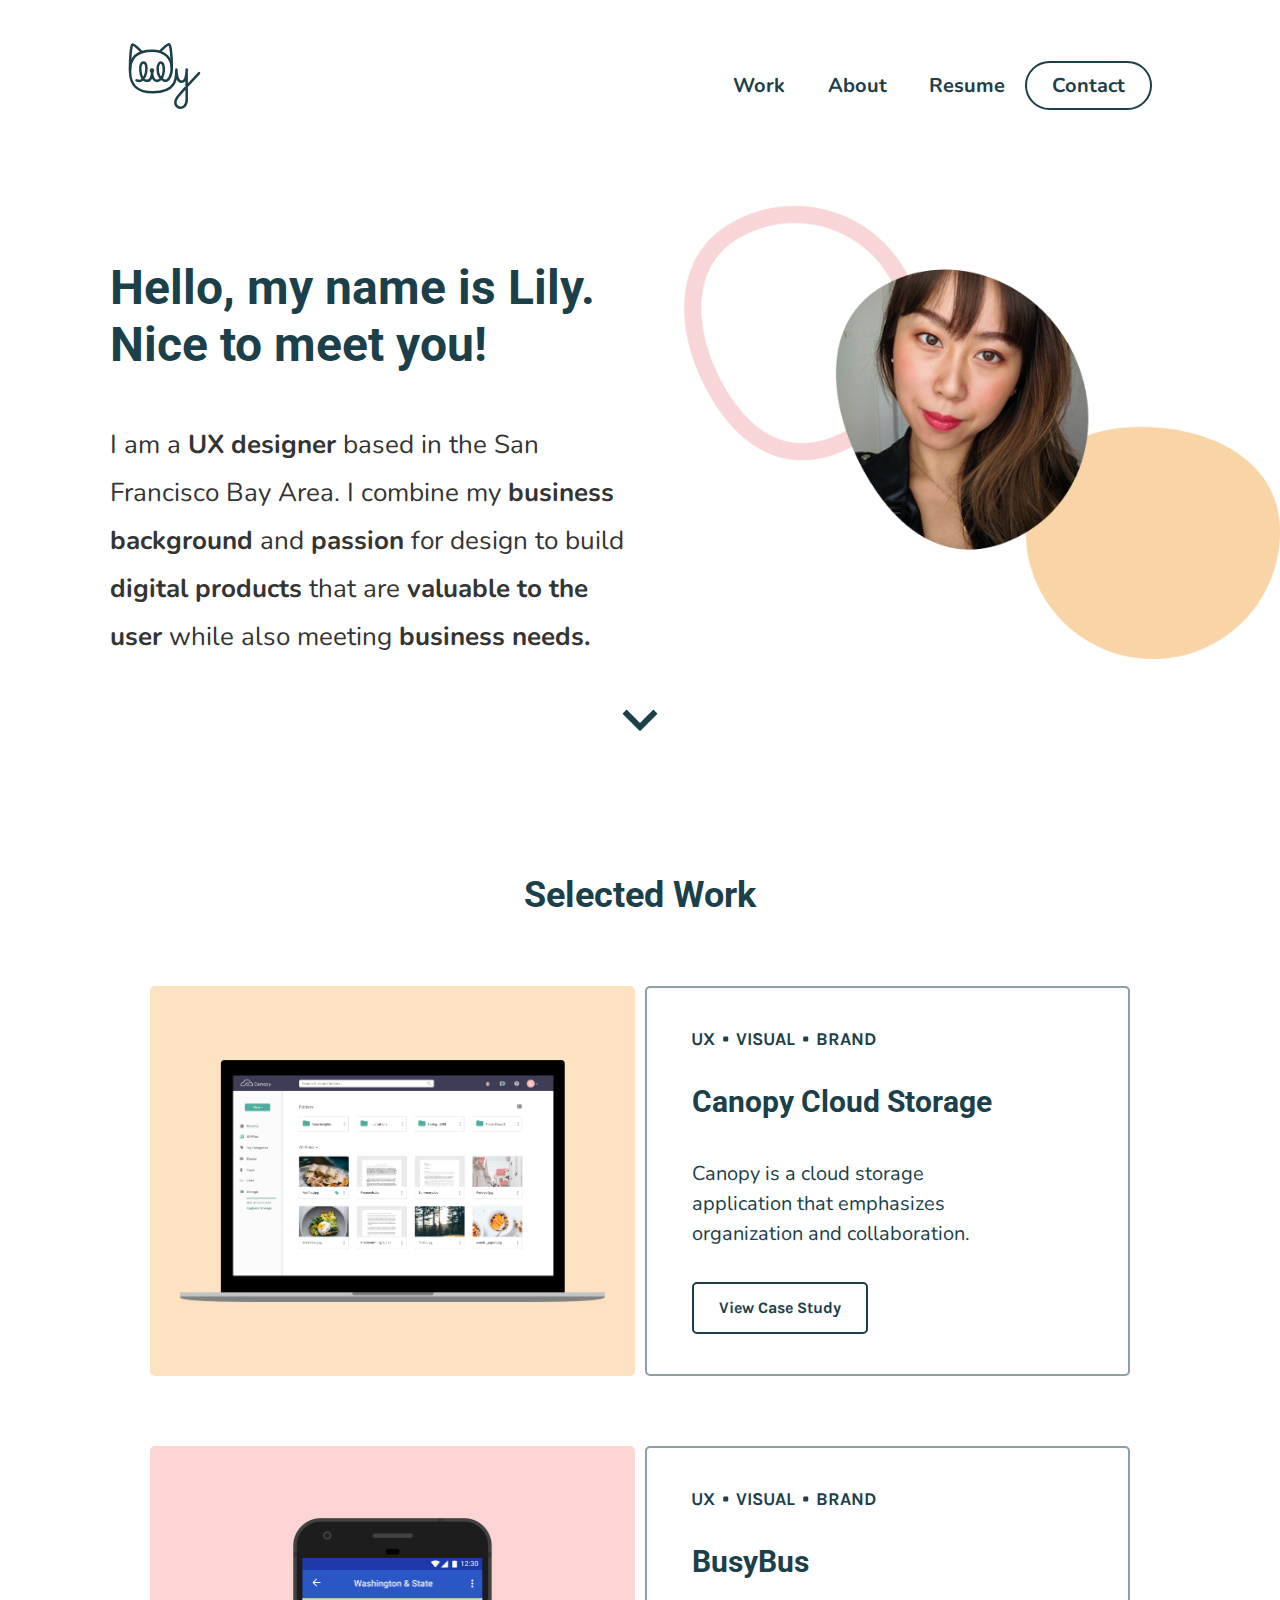
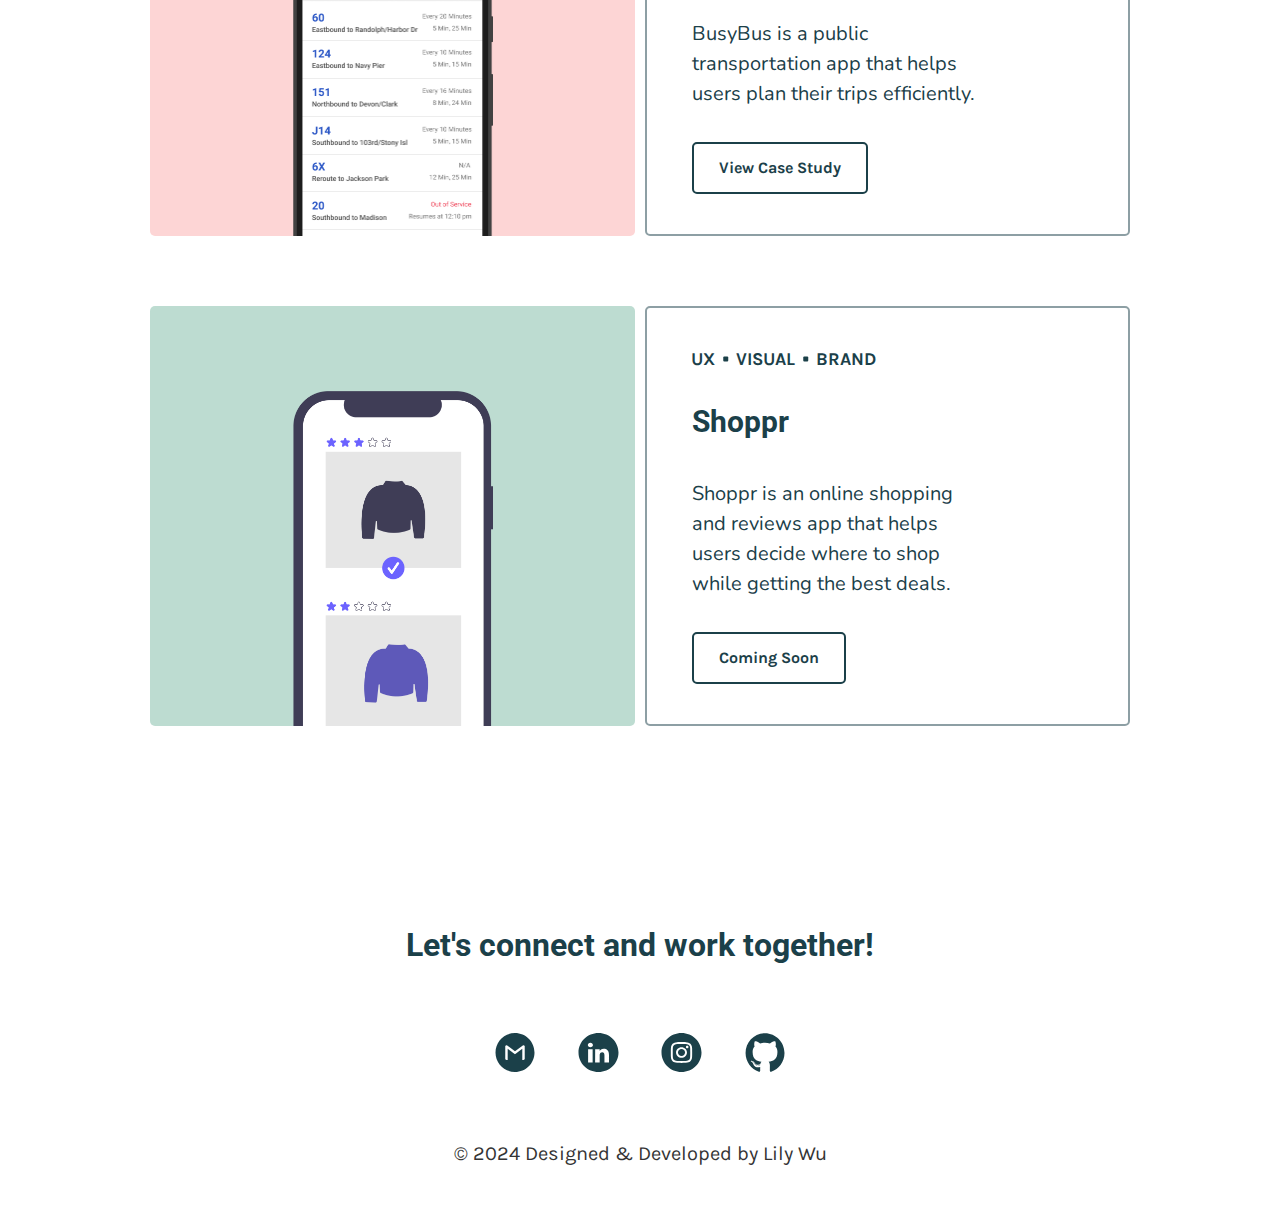
<file: index.html>
<!DOCTYPE html>
<html>
  <head>
    <meta charset="utf-8">
    <meta http-equiv="X-UA-Compatible" content="IE=edge">
    <meta name="viewport" content="width=device-width, initial-scale=1.0">
    <link rel="stylesheet" href="css/style.css">
    <title>Portfolio | Lily Wu</title>
  </head>
  <body>
    <div class="container">
        <header>
            <a href="index.html" id="logo-home"><img class="logo" src="images/logo.svg" alt="logo"></a>
          <nav>
            <ul class="nav__links">
                    <li><a href="#selected-work">Work</a></li>
                    <li><a href="about.html">About</a></li>
                    <li><a href="https://drive.google.com/file/d/1Mo7PYH1rOnH-TyS3Kui0v9_BxTCpTxPB/view?usp=sharing" target="_blank">Resume</a></li>
              </ul>
            </nav>
            <a class="cta" href="contact.html"><button>Contact</button></a>
              <a onclick="openNav()" class="menu" href="#"><button>Menu</button></a>
          </header>

          <!---Mobile Nav--->
      <div id="mobile__menu" class="overlay">
        <a class="close" onclick="closeNav()">&times;</a>
          <div class="overlay__content">
            <a href="index.html">Work</a>
            <a href="about.html">About</a>
            <a href="#">Resume</a>
            <a href="contact.html">Contact</a>
          </div>
      </div>
      <script type ="text/javascript" src="mobile.js"></script>

        <!---Hero Section--->
        <section class="hero-grid">
          <article>
            <h1>Hello, my name is Lily. <br>Nice to meet you!<br></h1>
            <p>I am a <b>UX designer</b> based in the San Francisco Bay Area. I combine my <b>business background</b> and <b>passion</b> for design to build <b>digital products</b> that are <b>valuable to the user</b> while also meeting <b>business needs.</b></p>
          </article>
              <figure id="profile" class="profile-desktop">
                  <img src="images/profilepic.png" alt="profilepic">
              </figure>
          </section>
          <div class="down-arrow">
                <a href="#selected-work"><img class="downarrow" src="images/downarrow.svg" alt="downarrow"></a>
          </div>
          <div class="selected-work" id="selected-work">
            <h2>Selected Work</h2>
          </div>

        <!---Canopy Case Study Section--->
        <section class="canopy-grid">
          <article class="canopy-img">
          <img id="canopy-cs-pic" src="images/canopy2x.png" alt="canopy">
            </article>
            <article>
              <div class="canopy-text">
                <ul class="canopy-bullet">
                  <li><a href="#">UX</a></li>
                  <li><a href="#"><img id="square-bullet" src="images/square.svg" alt="square"></a></li>
                  <li><a href="#">VISUAL</a></li>
                  <li><a href="#"><img id="square-bullet" src="images/square.svg" alt="square"></a></li>
                  <li><a href="#">BRAND</a></li>
                </ul>
                <div class="canopy-title">
                <h4>Canopy Cloud Storage</h4>
                  </div>
                <p id="canopy-desc">Canopy is a cloud storage application that emphasizes organization and collaboration.</p>
                <a class="view-canopy" href="canopy.html"><button>View Case Study</button></a>
              </div>
            </article>
        </section>

        <!---BusyBus Case Study Section--->
        <section class="busybus-grid">
          <article class="busybus-img">
          <img id="busybus-cs-pic" src="images/busybus2x.png" alt="canopy">
            </article>
            <article>
              <div class="busybus-text">
                <ul class="busybus-bullet">
                  <li><a href="#">UX</a></li>
                  <li><a href="#"><img id="square-bullet-busy" src="images/square.svg" alt="square"></a></li>
                  <li><a href="#">VISUAL</a></li>
                  <li><a href="#"><img id="square-bullet-busy" src="images/square.svg" alt="square"></a></li>
                  <li><a href="#">BRAND</a></li>
                </ul>
                <div class="busybus-title">
                <h4>BusyBus</h4>
                  </div>
                <p id="busybus-desc">BusyBus is a public transportation app that helps users plan their trips efficiently.</p>
                <a class="view-busybus" href="busybus.html"><button>View Case Study</button></a>
              </div>
            </article>
        </section>

        <!---Shoppr Case Study Section--->
        <section class="busybus-grid">
          <article class="busybus2-img">
            <img id="busybus-cs-pic" src="images/shoppr.png" alt="canopy">
            </article>
            <article>
              <div class="busybus-text">
                <ul class="busybus-bullet">
                  <li><a href="#">UX</a></li>
                  <li><a href="#"><img id="square-bullet-busy" src="images/square.svg" alt="square"></a></li>
                  <li><a href="#">VISUAL</a></li>
                  <li><a href="#"><img id="square-bullet-busy" src="images/square.svg" alt="square"></a></li>
                  <li><a href="#">BRAND</a></li>
                </ul>
                <div class="busybus-title">
                <h4>Shoppr</h4>
                  </div>
                <p id="busybus-desc">Shoppr is an online shopping and reviews app that helps users decide where to shop while getting the best deals.</p>
                <a class="view-busybus" href="#"><button>Coming Soon</button></a>
              </div>
            </article>
        </section>


  <!---Footer Section--->
        <footer>
          <h3>Let's connect and work together!</h3>
          <ul class="socials">
                  <li><a href="#"><img id="social_icons" src="images/gmail.svg" alt="gmail"></a></li>
                  <li><a href="#"><img id="social_icons" src="images/linkedin.svg" alt="linkedin"></a></li>
                  <li><a href="#"><img id="social_icons" src="images/instagram.svg" alt="instagram"></a></li>
                  <li><a href="#"><img id="social_icons" src="images/github.svg" alt="instagram"></a></li>
            </ul>
            <p id="copyright">© 2024 Designed & Developed by Lily Wu</p>
        </footer>


    </div>

  </body>
</html>
</file>
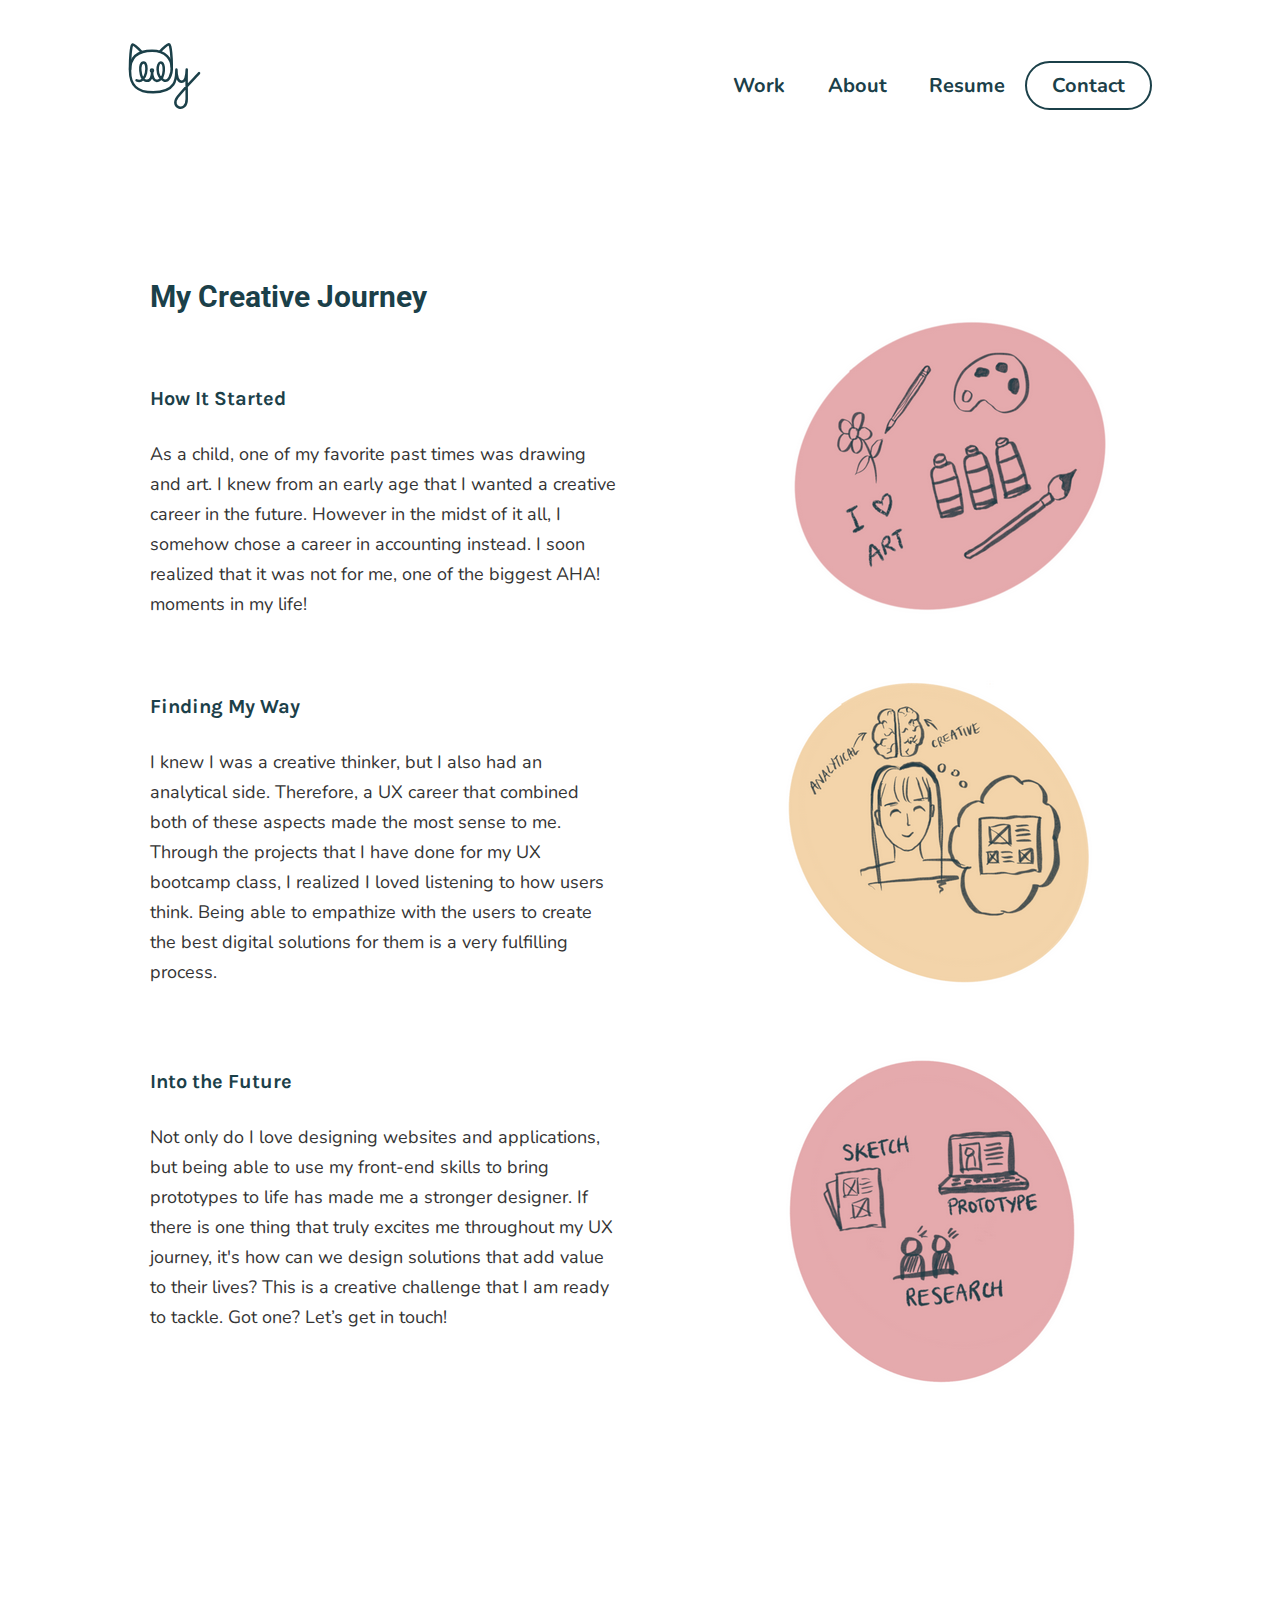
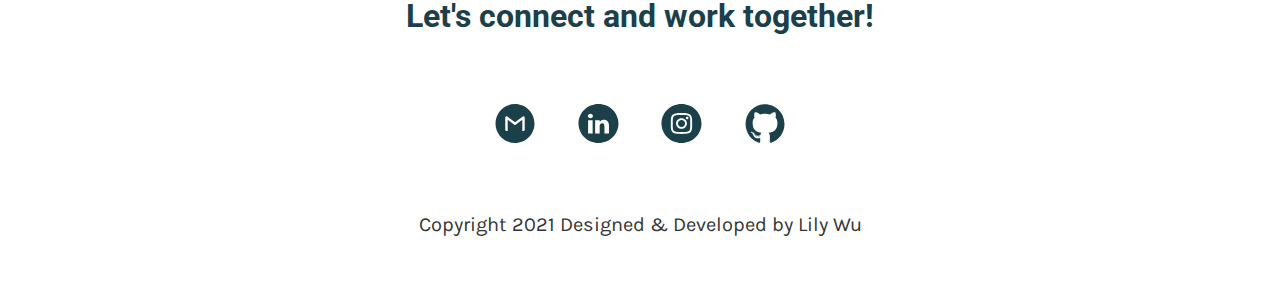
<file: about.html>
<!DOCTYPE html>
<html>
  <head>
    <meta charset="utf-8">
    <meta http-equiv="X-UA-Compatible" content="IE=edge">
    <meta name="viewport" content="width=device-width, initial-scale=1.0">
    <link rel="stylesheet" href="css/style.css">
    <title>Portfolio | Lily Wu</title>
  </head>
  <body>
    <div class="container">
      <header>
         <a href="index.html" id="logo-home"><img class="logo" src="images/logo.svg" alt="logo"></a>
        <nav>
          <ul class="nav__links">
                  <li><a href="index.html">Work</a></li>
                  <li><a href="#">About</a></li>
                  <li><a href="https://drive.google.com/file/d/1Mo7PYH1rOnH-TyS3Kui0v9_BxTCpTxPB/view?usp=sharing" target="_blank">Resume</a></li>
            </ul>
          </nav>
          <a class="cta" href="contact.html"><button>Contact</button></a>
            <a onclick="openNav()" class="menu" href="#"><button>Menu</button></a>
        </header>

        <!---Mobile Nav--->
    <div id="mobile__menu" class="overlay">
      <a class="close" onclick="closeNav()">&times;</a>
        <div class="overlay__content">
          <a href="#">Work</a>
          <a href="#">About</a>
          <a href="#">Resume</a>
          <a href="#">Contact</a>
        </div>
    </div>
    <script type ="text/javascript" src="mobile.js"></script>

        <!---About Me--->

        <section class="aboutme-grid">
          <article>
            <h4>My Creative Journey</h4>
            <h5>How It Started</h5>
              <p id="about-text">As a child, one of my favorite past times was drawing and art. I knew from an early age that I wanted a creative career in the future. However in the midst of it all, I somehow chose a career in accounting instead. I soon realized that it was not for me, one of the biggest AHA! moments in my life!</p>
          </article>
          <article>
              <figure id="child-drawing">
                  <img src="images/about1.png" alt="childdrawing1">
              </figure>
          </article>
          <article>
            <h5>Finding My Way</h5>
              <p id="about-text">I knew I was a creative thinker, but I also had an analytical side. Therefore, a UX career that combined both of these aspects made the most sense to me.  Through the projects that I have done for my UX bootcamp class, I realized I loved listening to how users think.   Being able to empathize with the users to create the best digital solutions for them is a very fulfilling process.</p>
          </article>
          <article>
            <figure id="child-drawing">
                <img src="images/about2.png" alt="childdrawing2">
            </figure>
          </article>
          <article>
            <h5>Into the Future</h5>
              <p id="about-text">Not only do I love designing websites and applications, but being able to use my front-end skills to bring prototypes to life has made me a stronger designer.
If there is one thing that truly excites me throughout my UX journey, it's how can we design solutions that add value to their lives?  This is a creative challenge that I am ready to tackle. Got one? Let’s get in touch!</p>
            </article>
            <article>
              <figure id="child-drawing">
                <img src="images/about3.png" alt="childdrawing3">
            </figure>
              </article>
          </section>

          <footer>
            <h3>Let's connect and work together!</h3>
            <ul class="socials">
                    <li><a href="#"><img id="social_icons" src="images/gmail.svg" alt="gmail"></a></li>
                    <li><a href="#"><img id="social_icons" src="images/linkedin.svg" alt="linkedin"></a></li>
                    <li><a href="#"><img id="social_icons" src="images/instagram.svg" alt="instagram"></a></li>
                    <li><a href="#"><img id="social_icons" src="images/github.svg" alt="instagram"></a></li>
              </ul>
              <p id="copyright">Copyright 2021 Designed & Developed by Lily Wu</p>
          </footer>

    </div>

  </body>
</html>
</file>
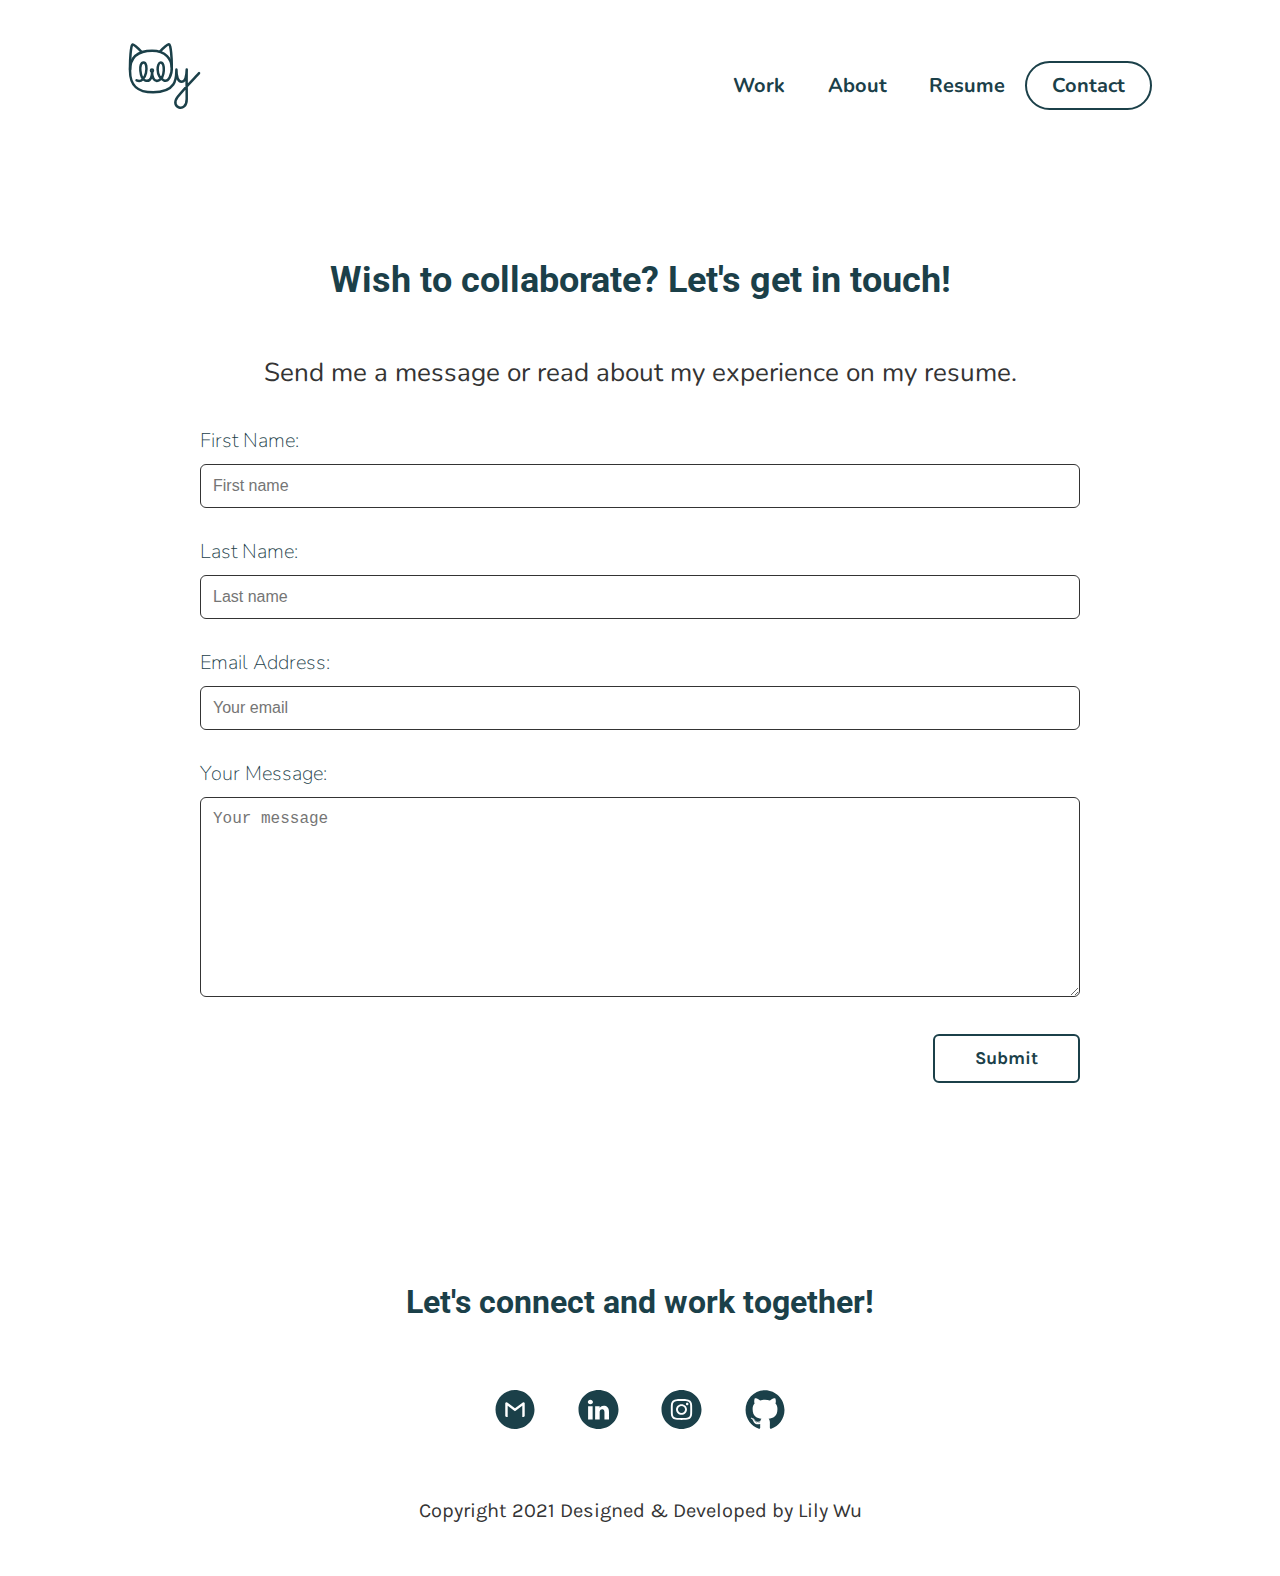
<file: contact.html>
<!DOCTYPE html>
<html>
  <head>
    <meta charset="utf-8">
    <meta http-equiv="X-UA-Compatible" content="IE=edge">
    <meta name="viewport" content="width=device-width, initial-scale=1.0">
    <link rel="stylesheet" href="css/style.css">
    <title>Portfolio | Lily Wu</title>
  </head>
  <body>
    <div class="container">
        <header>
           <a href="index.html" id="logo-home"><img class="logo" src="images/logo.svg" alt="logo"></a>
          <nav>
            <ul class="nav__links">
                    <li><a href="index.html">Work</a></li>
                    <li><a href="about.html">About</a></li>
                    <li><a href="https://drive.google.com/file/d/1Mo7PYH1rOnH-TyS3Kui0v9_BxTCpTxPB/view?usp=sharing" target="_blank">Resume</a></li>
              </ul>
            </nav>
            <a class="cta" href="#"><button>Contact</button></a>
              <a onclick="openNav()" class="menu" href="#"><button>Menu</button></a>
          </header>

          <!---Mobile Nav--->
      <div id="mobile__menu" class="overlay">
        <a class="close" onclick="closeNav()">&times;</a>
          <div class="overlay__content">
            <a href="#">Work</a>
            <a href="#">About</a>
            <a href="#">Resume</a>
            <a href="#">Contact</a>
          </div>
      </div>
      <script type ="text/javascript" src="mobile.js"></script>

      <!-- modify this form HTML and place wherever you want your form -->
<section class="contact-desc">
<h2>Wish to collaborate? Let's get in touch!</h2>
  <p id="contact-text">Send me a message or read about my experience on my resume.</p>
</section>
<div class="contact">
<form action="https://formspree.io/mjvawbdo" method="POST">
  <label for="fname">First Name:</label>
    <input type="text" id="fname" name="firstname" placeholder="First name">
    <label for="lname">Last Name:</label>
      <input type="text" id="lname" name="lastname" placeholder="Last name">
  <label>
    Email Address:
    <input type="text" name="_replyto" placeholder="Your email">
  </label>
  <label>
    Your Message:
    <textarea name="message" style="height:200px" placeholder="Your message"></textarea>
  </label>

  <!-- your other form fields go here -->
  <input type="submit" value="Submit" style="float:right">
</form>

</div>

<!---Footer Section--->
      <footer>
        <h3>Let's connect and work together!</h3>
        <ul class="socials">
                <li><a href="#"><img id="social_icons" src="images/gmail.svg" alt="gmail"></a></li>
                <li><a href="#"><img id="social_icons" src="images/linkedin.svg" alt="linkedin"></a></li>
                <li><a href="#"><img id="social_icons" src="images/instagram.svg" alt="instagram"></a></li>
                <li><a href="#"><img id="social_icons" src="images/github.svg" alt="instagram"></a></li>
          </ul>
          <p id="copyright">Copyright 2021 Designed & Developed by Lily Wu</p>
      </footer>
</div>
    </body>
  </html>
</file>
<file: css/style.css>
@import url('https://fonts.googleapis.com/css2?family=Karla:wght@400;700&family=Nunito:wght@400;700&family=Roboto:wght@500&display=swap');

/* Global CSS */

* {
    box-sizing: border-box;
    margin: 0;
    padding: 0;
}

html {
    font-size: 10px;
    scroll-behavior: smooth;
}



h1 {
  display: block;
  font-size: 4.8rem;
  font-family: "Roboto", sans-serif;
  color: #1B4049;
  font-style: normal;
  font-weight: bold;
  margin-top: 10rem;

}

h2 {
  text-align: center;
  font-size: 3.6rem;
  font-family: "Roboto", sans-serif;
  color: #1B4049;
  font-style: normal;
  font-weight: bold;
  margin-top: 10rem;

}

h3 {
  text-align: center;
  font-size: 3.2rem;
  font-family: "Roboto", sans-serif;
  color: #1B4049;
  font-style: normal;
  font-weight: bold;
  margin-top: 20rem;

}


h4 {
  text-align: left;
  font-size: 3rem;
  font-family: "Roboto", sans-serif;
  color: #1B4049;
  font-style: normal;
  font-weight: bold;
  padding-top: 2rem;

}

h5 {
  font-family: "Karla", sans-serif;
  font-style: normal;
  font-weight: bold;
  font-size: 2rem;
  line-height: 50px;
  color: #1B4049;
  padding-top: 6rem;

}

h6 {
  font-family: "Roboto";
  font-style: normal;
  font-weight: 500;
  font-size: 28px;
  line-height: 33px;
  color: #525151;
  opacity: 0.99;
}


p {
  display: block;
  font-family: "Nunito", sans-serif;
  font-size: 2.6rem;
  color: #343434;
  margin-top: 4.8rem;
  line-height: 4.8rem;

}


.container {
  display: grid;
  max-width: 1440px;
  margin: 0 auto;
}

.logo {
  margin-right: auto;
}

#logo-home {
  margin-right: auto;
}



/* Hero Section */

.hero-grid {
  align-items: center;
  display: grid;
  grid-template-columns: 1fr 1fr;
}

.hero-grid > article {
  padding-left: 11rem;

}

#hero-grid figure {
  margin: 0;
}

#profile {
  margin: 0;
}

#profile img {
  width: 100%;
  height: auto;
}



/* Nav Section */

header {
    display: flex;
    justify-content: flex-end;
    align-items: center;
    padding: 3rem 10%;
}


/* li, a {
    font-family: "Nunito", sans-serif;
    font-weight: 700;
    font-size: 2rem;
    color: #1B4049;
    text-decoration: none;
} */

.nav__links {
    list-style: none;
}

.nav__links li {
    display: inline-block;
    padding: 0rem 2rem;
}


.nav__links li a {
    font-family: "Nunito", sans-serif;
    font-weight: 700;
    font-size: 2rem;
    color: #1B4049;
    transition: all 0.3s ease 0s;
    text-decoration: none;
}

.nav__links li a:hover {
    color: #F1A5AA;
}



.mobile-hero {
  margin: 0 auto;
  width: 90%;
}

.menu {
    display: none;
}

button {
    font-family: "Nunito", sans-serif;
    font-weight: 700;
    font-size: 2rem;
    color: #ffffff;
    text-decoration: none;
}


button {
    /*margin-left: 2rem;*/
    padding: 0.9rem 2.5rem;
    background-color: #FFFFFF;
    color: #1B4049;
    border: 0.2rem solid #1B4049;
    border-radius: 5rem;
    cursor: pointer;
    transition: all 0.3s ease 0s;
}

button:hover {
    background-color: #1B4049;
    color: #ffffff;
}


/* Selected Work Section */

.down-arrow {
  margin: auto;
  padding-top: 1rem;

}


.seclected-work {
  margin: auto;

}

#selected-work {

}


/* Canopy Section */

.canopy-grid {
  margin-top: 7rem;
  margin-left: 15rem;
  margin-right: 15rem;
  display: grid;
  grid-template-columns: 1fr 1fr;
  grid-gap: 1rem;
  align-items: stretch;
}

.canopy-grid > article > img {
  width: 100%;
  height: auto;
  object-fit: contain;
}

.canopy-img {
  background-color: #FCE2C1;
  border-radius: 5px;
  display: flex;
  align-items: center;
}

.canopy-grid > article {
  display: flex;
}

.canopy-text {
  border: 2px solid rgba(27, 64, 73, 0.5);
  box-sizing: border-box;
  border-radius: 5px;
  padding-right: 3rem;

}

.canopy-bullet > li, a {
  display: inline-block;
  margin-top: 1.3rem;
  font-family: "Karla", sans-serif;
  font-style: normal;
  font-weight: 700;
  font-size: 18px;
  line-height: 50px;
  /*padding-left: 0.5rem;*/
  color: #1B4049;
  text-decoration: none;
}

.canopy-bullet > li {
  padding-left: 0.5rem;
}

.canopy-bullet {
  margin-left: 3.9rem;
}


.view-canopy > button {
  border: 2px solid #1B4049;
  box-sizing: border-box;
  border-radius: 5px;
  font-family: "Karla", sans-serif;
  font-style: normal;
  font-weight: bold;
  font-size: 1.6rem;
  line-height: 3rem;
  margin-bottom: 4rem;
  margin-top: 2rem;
  margin-left: 4.5rem;
  text-align: center;
  color: #1B4049;
}

.view-canopy > button:hover {
  border: 2px solid #1B4049;
  box-sizing: border-box;
  border-radius: 5px;
  font-family: "Karla", sans-serif;
  font-style: normal;
  font-weight: bold;
  font-size: 1.6rem;
  line-height: 3rem;
  margin-bottom: 4rem;
  margin-top: 2rem;
  margin-left: 4.5rem;
  text-align: center;
  color: #FFFFFF;
}


#canopy-desc {
  margin-top: 4rem;
  margin-left: 4.5rem;
  font-family: "Nunito",sans-serif;
  font-style: normal;
  font-weight: normal;
  font-size: 2rem;
  line-height: 30px;
  color: #1B4049;
  margin-right: 11rem;


}

#canopy-cs-pic {
  padding-top: 1rem;
  padding-bottom: 1rem;
  padding-left: 3rem;
  padding-right: 3rem;
}

#square-bullet {
  margin-bottom: 0.3rem;

}

.canopy-title > h4 {
  margin-left: 4.5rem;
  margin-top: 8rem;
}

/* BusyBus */

.busybus-grid {
  margin-top: 7rem;
  margin-left: 15rem;
  margin-right: 15rem;
  display: grid;
  grid-template-columns: 1fr 1fr;
  grid-gap: 1rem;
  align-items: stretch;
}

.busybus-grid > article img {
  max-width: 300px;
  max-height: 700px;
  object-fit: contain;
  margin-left: auto;
  margin-right: auto;
}

.busybus-img {
  background-color: #FDD5D5;
  border-radius: 5px;
  display: flex;
  align-items: flex-end;

}

.busybus2-img {
  background-color: #BDDCD1;
  border-radius: 5px;
  display: flex;
  align-items: flex-end;
}

.busybus-grid > article {
  display: flex;
}

.busybus-text {
  border: 2px solid rgba(27, 64, 73, 0.5);
  box-sizing: border-box;
  border-radius: 5px;
  padding-right: 3rem;

}

.busybus-bullet > li, a {
  display: inline-block;
  margin-top: 1.3rem;
  font-family: "Karla", sans-serif;
  font-style: normal;
  font-weight: 700;
  font-size: 18px;
  line-height: 50px;
  /*padding-left: 0.5rem;*/
  color: #1B4049;

}

.busybus-bullet > li {
  padding-left: 0.5rem;
}

.busybus-bullet {
  margin-left: 3.9rem;
}


.view-busybus > button {
  border: 2px solid #1B4049;
  box-sizing: border-box;
  border-radius: 5px;
  font-family: "Karla", sans-serif;
  font-style: normal;
  font-weight: bold;
  font-size: 1.6rem;
  line-height: 3rem;
  margin-bottom: 4rem;
  margin-top: 2rem;
  margin-left: 4.5rem;
  text-align: center;
  color: #1B4049;
}

.view-busybus > button:hover {
  border: 2px solid #1B4049;
  box-sizing: border-box;
  border-radius: 5px;
  font-family: "Karla", sans-serif;
  font-style: normal;
  font-weight: bold;
  font-size: 1.6rem;
  line-height: 3rem;
  margin-bottom: 4rem;
  margin-top: 2rem;
  margin-left: 4.5rem;
  text-align: center;
  color: #FFFFFF;
}


#busybus-desc {
  margin-top: 4rem;
  margin-left: 4.5rem;
  font-family: "Nunito",sans-serif;
  font-style: normal;
  font-weight: normal;
  font-size: 2rem;
  line-height: 30px;
  color: #1B4049;
  margin-right: 11rem;


}

#busybus-cs-pic {
  padding-top: 5rem;
  padding-left: 5rem;
  padding-right: 5rem;

}

#square-bullet-busy {
  margin-bottom: 0.3rem;

}

.busybus-title > h4 {
  margin-left: 4.5rem;
}


/* About Me */
.aboutme-grid {
  display: grid;
  grid-template-columns: 1fr 1fr;
  margin-left: 15rem;
  margin-right: 15rem;
  margin-top: 10rem;

}

#about-text {
  font-family: "Nunito", sans-serif;
  font-style: normal;
  font-weight: normal;
  font-size: 18px;
  line-height: 30px;
  margin-top: 1.5rem;

/* or 187% */

  color: #343434;
}

#child-drawing {
  margin-left: 15rem;
  margin-top: 5rem;
}

/* Contact Form */

input[type=text], textarea {
  width: 100%;
  padding: 12px;
  font-size: 1.6rem;
  border: 1.5px solid #343434;
  border-radius: 6px;
  box-sizing: border-box;
  margin-top: 1rem;
  margin-bottom: 3rem;
  resize: vertical;
}

.contact {
  margin-top: 3rem;
  margin-left: 20rem;
  margin-right: 20rem;

}

.contact-desc {
  margin-left: auto;
  margin-right: auto;
}

label {
  font-family: "Nunito", sans-serif;
  font-style: normal;
  font-weight: 200;
  font-size: 2rem;
  line-height: 27px;
  color: #1B4049;


}

#contact-text{
  margin-left: auto;
  margin-right: auto;
}

input[type=submit] {
  background-color: #FFFFFF;
  color: #1B4049;
  font-family: "Karla", sans-serif;
  font-style: normal;
  font-weight: bold;
  font-size: 18px;
  line-height: 21px;
  text-align: center;
  padding: 12px 40px;
  border: 2px solid #1B4049;
  border-radius: 6px;
  cursor: pointer;
}

input[type=submit]:hover {
  background-color: #1B4049;
  color: white;
}


/* Footer Section */

.socials > li, a {
  display: inline-block;
}

footer ul {
  margin-top: 5.6rem;
  text-align: center;
  margin-bottom: 2rem;
}

#social_icons {
  padding-left: 2rem;
  padding-right: 2rem;
}

#copyright {
  font-family: "Karla", sans-serif;
  font-style: normal;
  font-weight: normal;
  font-size: 2rem;
  line-height: 30px;
  text-align: center;
  color: #343434;
  margin-left: auto;
  margin-right: auto;
  margin-bottom: 5rem;

}

/* -------------------------CANOPY CASE STUDY CSS ----------------------------*/

.user-graph-1 {

  width: 50%;
  margin: auto;

}

.user-graph-2 {

  width: 50%;
  margin: auto;
}

.user-graph-2-title > h5 {
  text-align: center;
}

.canopy-header {
  margin: auto;

}

#canopylogo > img {
  max-width: 100%;
  height: auto;
}

.canopy-title {
  margin-top: -8rem;
  margin-left: auto;
  margin-right: auto;
}

.canopy-description {
  margin-left: auto;
  margin-right: auto;
  text-align: center;
  padding-left: 15rem;
  padding-right: 15rem;
}

.canopy-buttons {
  display: grid;
  grid-template-columns: 1fr 1fr;
  grid-gap: 5rem;
  margin-left: auto;
  margin-right: auto;

}


.view-desktop > button {
  border: 2px solid #1B4049;
  box-sizing: border-box;
  border-radius: 5px;
  font-family: "Karla", sans-serif;
  font-style: normal;
  font-weight: bold;
  font-size: 1.6rem;
  line-height: 3rem;
  margin-bottom: 4rem;
  margin-top: 2rem;
  text-align: center;
  color: #1B4049;
}

.view-desktop > button:hover {
  border: 2px solid #1B4049;
  box-sizing: border-box;
  border-radius: 5px;
  font-family: "Karla", sans-serif;
  font-style: normal;
  font-weight: bold;
  font-size: 1.6rem;
  line-height: 3rem;
  margin-bottom: 4rem;
  margin-top: 2rem;
  text-align: center;
  color: #FFFFFF;
}

.view-mobile > button {
  border: 2px solid #1B4049;
  box-sizing: border-box;
  border-radius: 5px;
  font-family: "Karla", sans-serif;
  font-style: normal;
  font-weight: bold;
  font-size: 1.6rem;
  line-height: 3rem;
  margin-bottom: 4rem;
  margin-top: 2rem;
  text-align: center;
  color: #1B4049;
}

.view-mobile > button:hover {
  border: 2px solid #1B4049;
  box-sizing: border-box;
  border-radius: 5px;
  font-family: "Karla", sans-serif;
  font-style: normal;
  font-weight: bold;
  font-size: 1.6rem;
  line-height: 3rem;
  margin-bottom: 4rem;
  margin-top: 2rem;
  text-align: center;
  color: #FFFFFF;
}

.canopy-pics {
  margin-top: 7rem;
  margin-left: auto;
  margin-right: auto;
  display: grid;
  grid-template-columns: repeat (12, 1fr);
  grid-gap: 1rem;
  padding-left: 10rem;
  padding-right: 10rem;
  align-items: stretch;
}

.canopy-pics > article img {
  width: 100%;
  height: auto;
  object-fit: contain;

}

.canopy-desktop-img {
  background-color: #FCE2C1;
  border-radius: 5px;
  grid-column-start: 1;
  grid-column-end: 8;
  align-items: center;
}

.canopy-pics > article {
  display: flex;
}

#canopy-desk-pic {
  padding-top: 1rem;
  padding-left: 3rem;
  padding-right: 3rem;
  width: 100%;
  height: auto;
}

.canopy-mobile-img {
  background-color: #FDD5D5;
  border-radius: 5px;
  grid-column-start: 8;
  grid-column-end: 12;
  align-items: center;
}


#canopy-mobile-pic {
  padding-top: 10rem;
  padding-left: 10rem;
  padding-right: 10rem;
  width: 100%;
  height: auto;
}

.canopy-overview {

  margin-top: 15rem;
  margin-left: 5rem;
  margin-right: 5rem;
  display: flex;
  align-items: stretch;
  justify-content: space-between;
}

.canopy-overview > article {
  flex-basis: 30%;
}

.canopy-design-roles > ul {
  margin-top: 3rem;
  list-style: none;
  font-family: "Nunito";
  font-style: normal;
  font-weight: normal;
  font-size: 2rem;
  line-height: 2.7rem;
  text-align: center;
  color: #343434;
}

.canopy-deliverables > ul {
  margin-top: 3rem;
  list-style: none;
  font-family: "Nunito";
  font-style: normal;
  font-weight: normal;
  font-size: 2rem;
  line-height: 2.7rem;
  text-align: center;
  color: #343434;
}

.canopy-specifications > ul {
  margin-top: 3rem;
  list-style: none;
  font-family: "Nunito";
  font-style: normal;
  font-weight: normal;
  font-size: 2rem;
  line-height: 2.7rem;
  text-align: center;
  color: #343434;
}

.canopy-problem-solution {
  margin-top: 15rem;
}

.canopy-problem-solution > article > h4 {
  margin-left: 35rem;
  margin-right: 35rem;
}

#canopy-body-text-2 {
  font-family: "Nunito", sans-serif;
  font-style: normal;
  font-weight: normal;
  font-size: 2.0rem;
  line-height: 3.2rem;
  margin-top: 5rem;
  margin-right: 40rem;
  margin-left: 40rem;
  margin-bottom: 5rem;
}

#canopy-body-text {
  font-family: "Nunito", sans-serif;
  font-style: normal;
  font-weight: normal;
  font-size: 2.0rem;
  line-height: 3.2rem;
  margin-top: 5rem;
  margin-left: 35rem;
  margin-right: 35rem;
  margin-bottom: 5rem;
}

.canopy-design-roles > h4 {
  text-align: center;
}

.canopy-deliverables > h4 {
  text-align: center;
}

.canopy-specifications > h4 {
  text-align: center;
}

.canopy-design-process {

  margin-top: 15rem;
  margin-left: auto;
  margin-right: auto;
  display: grid;
  grid-template-columns: 1fr;
  grid-gap: 3rem;
  padding-left: 7rem;
  padding-right: 7rem;
  align-items: stretch;
  text-align: center;
  height: 10rem;
  width: 100%;
  background:rgba(27, 64, 73, 0.1);
}

.canopy-design-process-title > h4 {
  margin-left: auto;
  margin-right: auto;
  padding-top: 6rem;
  text-align: center;
}

.canopy-design-steps {

  margin-left: auto;
  margin-right: auto;
  display: flex;
  padding-top: 3rem;
  padding-left: 6rem;
  padding-right: 6rem;
  justify-content: center;
  text-align: center;
  height: 40rem;
  width: 100%;
  background:rgba(27, 64, 73, 0.1);
}

#canopy-design-step-title {
  font-family: "Karla";
  font-style: normal;
  font-weight: bold;
  font-size: 1.8rem;
  line-height: 2.3rem;
  text-align: center;
  align-items: center;
  color: #525151;
  opacity: 0.99;
}

.canopy-research > ul {

  margin-top: 1rem;
  font-family: "Karla";
  font-style: normal;
  font-weight: normal;
  font-size: 1.8rem;
  line-height: 3rem;
  list-style: none;
  text-align: center;
  color: #343434;

}

.canopy-strategy > ul {

  margin-top: 1rem;
  font-family: "Karla";
  font-style: normal;
  font-weight: normal;
  font-size: 1.8rem;
  line-height: 3rem;
  list-style: none;
  text-align: center;
  color: #343434;

}

.canopy-info-arch > ul {

  margin-top: 1rem;
  font-family: "Karla";
  font-style: normal;
  font-weight: normal;
  font-size: 1.8rem;
  line-height: 3rem;
  list-style: none;
  text-align: center;
  color: #343434;

}

.canopy-branding > ul {

  margin-top: 1rem;
  font-family: "Karla";
  font-style: normal;
  font-weight: normal;
  font-size: 1.8rem;
  line-height: 3rem;
  list-style: none;
  text-align: center;
  color: #343434;

}

.canopy-visual > ul {

  margin-top: 1rem;
  font-family: "Karla";
  font-style: normal;
  font-weight: normal;
  font-size: 1.8rem;
  line-height: 3rem;
  list-style: none;
  text-align: center;
  color: #343434;

}

.canopy-conclusion > ul {

  margin-top: 1rem;
  font-family: "Karla";
  font-style: normal;
  font-weight: normal;
  font-size: 1.8rem;
  line-height: 3rem;
  list-style: none;
  text-align: center;
  color: #343434;

}


/*.canopy-strategy {
  align-self: flex-end;
  padding-bottom: 5rem;
}

.canopy-branding {
  align-self: flex-end;
  padding-bottom: 5rem;
}

.canopy-conclusion {
  align-self: flex-end;
  padding-bottom: 5rem;
}

.canopy-vert-line-1 {
  margin-top: 6rem;
  margin-left: -56rem;
  border: 1px solid #1B4049;
  height: 14rem;
  position: absolute;
}*/

/*.canopy-research-1 > h2, h6 {
  text-align: left;
  margin-left: 40rem;
}

.canopy-research-1 > h6 {
  margin-top: 5rem;
}*/

.canopy-process-section > h2, h6 {
  text-align: left;
  margin-left: 35rem;
}

.canopy-process-section > h6 {
  margin-top: 5rem;
}

.canopy-competition-container {
  margin-left: 8rem;
  margin-right: 8rem;
  display: grid;
  grid-template-columns: 1fr 1fr 1fr;
  grid-gap: 3rem;
  text-align: center;
}

.user-stats {
  margin-left: 8rem;
  margin-right: 8rem;
  display: grid;
  grid-template-columns: 1fr 1fr 1fr;
  grid-gap: 2rem;
  text-align: center;
}

.user-stats-text {
  flex: 1;
  background-color: #E8ECED;
}

.canopy-competition {
  flex: 1;
  background-color: #E8ECED;
}

.canopy-competition-text {
  display: grid;
  grid-template-columns: 1fr 1fr;
  margin-top: 2rem;
  margin-bottom: 5rem;
  margin-left: 1rem;
  margin-right: 1rem;
}

.canopy-competition > h5 {
  margin-bottom: 1rem;
  margin-top: -1rem;

}

#canopy-card-text {
  font-family: "Karla";
  font-size: 1.8rem;
  line-height: 3rem;
  margin-right: 3rem;
  text-align: left;
}

.canopy-competition-text > p {
  margin-top: 1rem;
  margin-left: -13rem;
}

.canopy-competition-text > img {
  margin-top: 1rem;
  margin-left: 3rem;
}

.google > h5 {
  margin-bottom: 2rem;
}

.dropbox > h5 {
  margin-bottom: 2rem;
}

.box > h5 {
  margin-bottom: 2rem;
}

#box-pic {
  padding-top: 1.5rem;
  padding-bottom: 1.5rem;
}

.click-through-button > button {
  border: 2px solid #1B4049;
  box-sizing: border-box;
  border-radius: 5px;
  font-family: "Karla", sans-serif;
  font-style: normal;
  font-weight: bold;
  font-size: 1.6rem;
  line-height: 3rem;
  margin-bottom: 4rem;
  margin-top: 2rem;
  text-align: center;
  color: #1B4049;
}

.click-through-button > button:hover {
  border: 2px solid #1B4049;
  box-sizing: border-box;
  border-radius: 5px;
  font-family: "Karla", sans-serif;
  font-style: normal;
  font-weight: bold;
  font-size: 1.6rem;
  line-height: 3rem;
  margin-bottom: 4rem;
  margin-top: 2rem;
  text-align: center;
  color: #FFFFFF;
}

.results-button {
  margin-left: auto;
  margin-right: auto;
}

.user-survey > h6 {
  margin-top: 10rem;
}


.user-stats > article > h2 {
  text-align: center;
}

.user-stats > article > p {
  font-family: "Nunito";
  font-style: normal;
  font-weight: normal;
  font-size: 2.4rem;
  line-height: 3rem;
  margin-top: 2rem;
  padding-left: 3rem;
  padding-right: 3rem;
  padding-bottom: 10rem;
  text-align: center;
  margin-left: auto;
  margin-right: auto;
  color: #212121;

}

.cloud-usage {
  margin-left: 8rem;
  margin-right: 8rem;
  display: grid;
  grid-template-columns: 1fr 1fr 1fr;
  grid-gap: 2rem;
  text-align: center;
}

.cloud-usage-colors {
  margin-left: 8rem;
  margin-right: 8rem;
  display: grid;
  grid-template-columns: 1fr 1fr 1fr 1fr;
  grid-gap: 2rem;
  text-align: center;
}

.canopy-brand-text {
  margin-left: 8rem;
  margin-right: 8rem;
  display: grid;
  grid-template-columns: 1fr;
  text-align: center;
}

#use-pic {
  margin-top: 5rem;
}

#use-text {
  margin-bottom: 5rem;
  margin-right: 3rem;
  margin-left: 3rem;
  font-size: 2rem;
  line-height: 3.2rem
}

.cloud-uses-pics {
  flex: 1;
  background-color: #E8ECED;
}


.cloud-uses-pics > article > img {
  align-items: center;
}

.cloud-uses-title > h4 {
  margin-top: 5rem;
  margin-left: auto;
  margin-right: auto;
  padding-top: 2rem;
  padding-bottom: 5rem;
  padding-left: 1rem;
  padding-right: 1rem;
  align-items: stretch;
  text-align: center;
  width: 100%;

}

.cloud-uses-pics > article > p {
  font-family: "Karla";
  font-style: normal;
  font-weight: bold;
  font-size: 24px;
  line-height: 28px;
  text-align: center;
  color: #1B4049;
  opacity: 0.99;
}

.client-features {
  margin-left: auto;
  margin-right: auto;
  display: grid;
  grid-template-columns: 1fr;
  grid-gap: 10rem;
  padding-left: 25rem;
  padding-right: 25rem;
  padding-top: 2rem;
  padding-bottom: 9rem;
  align-items: stretch;
  text-align: center;

}

.client-features > article > ul {

  margin-top: 3rem;
  margin-left: 8rem;
  font-family: "Karla";
  font-style: normal;
  font-weight: normal;
  font-size: 1.8rem;
  line-height: 3rem;
  text-align: left;
  color: #343434;

}

.canopy-text-block {
  margin-top: 4rem;
  margin-bottom: 4rem;
}

.client-features-conclusion {
  margin-left: auto;
  margin-right: auto;
  display: grid;
  grid-template-columns: 1fr;
  padding-left: 20rem;
  padding-right: 20rem;
  padding-top: 2rem;
  padding-bottom: 9rem;
  text-align: center;
  width: 100%;
  background:rgba(27, 64, 73, 0.1);

}

.client-features-conclusion > p {

  font-family: "Karla";
  font-style: normal;
  font-weight: bold;
  font-size: 2.4rem;
  line-height: 2.8rem;
  color: #1B4049;
  opacity: 0.99;

}

.canopy-strategy-2 > h2, h6 {
  text-align: left;
  margin-left: 35rem;
}

.canopy-strategy-2 > h6 {
  margin-top: 5rem;
}

.user-personas {
  margin-left: auto;
  margin-right: auto;
  display: grid;
  grid-template-columns: 1fr 1fr;
  grid-gap: 15rem;
  padding-left: 8rem;
  padding-right: 8rem;
  padding-top: 2rem;
  padding-bottom: 9rem;
  align-items: stretch;
  text-align: center;
}

.user-personas > article {
  margin-left: auto;
  margin-right: auto;
}

.user-personas > article > p {
  font-family: "Karla";
  font-style: normal;
  font-weight: normal;
  font-size: 2rem;
  line-height: 3rem;
  color: #343434;
  text-align: left;
  padding-left: 4rem;

}

#user1 {
  padding-top: 2rem;
}

.user-needs > p {
  font-family: "Karla";
  font-style: normal;
  font-weight: bold;
  font-size: 20px;
  line-height: 23px;
  color: #343434;
  opacity: 0.99;
  text-align: left;
  padding-left: 4rem;
}

.user-needs > ul {
  font-family: "Nunito";
  font-style: normal;
  font-weight: normal;
  font-size: 2rem;
  line-height: 3rem;
  color: #343434;
  text-align: left;
  padding-left: 4rem;
  padding-top: 2rem;

}

/*.canopy-user-stories {
  padding-top: 4rem;
}*/

.new-user-task {

  margin-left: auto;
  margin-right: auto;
  display: grid;
  grid-template-columns: 1fr;
  padding-left: 20rem;
  padding-right: 20rem;
  padding-top: 2rem;
  padding-bottom: 9rem;
  text-align: center;

}

.new-user-task > ul {
  font-family: "Nunito";
  font-style: normal;
  font-weight: normal;
  font-size: 2rem;
  line-height: 3.2rem;
  color: #343434;
  text-align: left;
  margin-left: auto;
  margin-right: auto;
  padding-left: 4rem;
  padding-top: 2rem;

}

/*.canopy-infoarch-3 > h2, h6 {
  text-align: left;
  margin-left: 40rem;
}

.canopy-infoarch-3 > h6 {
  margin-top: 5rem;
}*/

.canopy-flow-1 {
  margin-left: auto;
  margin-right: auto;
  margin-bottom: 5rem;
}

#canopyflow1 {
  width: 100%;
  height: auto;
}

#canopyflow2 {
  width: 100%;
  height: auto;
}

/*.canopy-sitemap > h6 {
  margin-top: 5rem;
}*/

.canopy-sitemap-img {
  margin-left: auto;
  margin-right: auto;
}

#canopy-sitemap {
  width: 100%;
  height: auto;
  max-height: 50rem;
}

/*.canopy-sketches {
  margin-top: 5rem;
}*/

.canopy-sketch-screens {
  margin-left: auto;
  margin-right: auto;
  display: grid;
  grid-template-columns: 1fr 1fr;
  padding-left: 10rem;
  padding-right: 10rem;
  padding-top: 2rem;
  padding-bottom: 3rem;
  align-items: center;
  text-align: center;
}

.canopy-sketch-screens > article > img {
  max-height: 423px;
  max-width: 628px;
}

#canopysketch1 {
  width: 100%;
  height: auto;
}

#canopysketch2 {
  width: 100%;
  height: auto;
}

.canopy-wire-pics {
  margin-left: auto;
  margin-right: auto;
  display: grid;
  grid-template-columns: 1fr 1fr 1fr;
  grid-template-rows: 1fr 1fr;
  padding-top: 2rem;
  padding-bottom: 3rem;
  align-items: center;
  text-align: center;
}


#canopywireframe {
  width: 100%;
  height: auto;
}

.canopy-wire-pics > article > img {
  max-height: 284px;
  max-width: 363px;
}

/*.canopy-wireframes {
  margin-top: 5rem;
}*/

.canopy-big-wireframe {
  margin-left: auto;
  margin-right: auto;
  display: grid;
  grid-template-columns: 1fr 1fr;
  padding-top: 2rem;
  padding-bottom: 3rem;
  align-items: center;
  text-align: center;
}

#canopy-big-wire-pic {
  width: 100%;
  height: auto;
}

.canopy-big-wireframe > article > img {
  max-height: 430px;
  max-width: 550px;
}

/*.user-test-round1 {
  margin-top: 5rem;
}*/

#canopy-user-test-title {
  font-family: "Nunito", sans-serif;
  font-style: normal;
  font-weight: bold;
  font-size: 2.0rem;
  line-height: 3rem;
  color: #1B4049;
  opacity: 0.99;
  margin-top: 5rem;
  margin-right: 30rem;
  margin-left: 40rem;
}

.canopy-test-round1-pic-a {
  margin-left: auto;
  margin-right: auto;
  display: grid;
  grid-gap: 2rem;
  grid-template-columns: 1fr 1fr;
  padding-top: 2rem;
  padding-bottom: 3rem;
  align-items: center;
  text-align: center;
}

#canopy-test-pic {
  width: 100%;
  height: auto;
}

.canopy-test-round1-pic-a article > img {
  max-width: 550px;
  max-height: 445px;

}

.canopy-test-round1-pic-b {
  margin-left: auto;
  margin-right: auto;
  display: grid;
  grid-gap: 2rem;
  grid-template-columns: 1fr 1fr;
  padding-top: 2rem;
  padding-bottom: 3rem;
  align-items: center;
  text-align: center;
}

.canopy-test-round1-pic-b article > img {
  max-width: 235px;
  max-height: 350px;

}

#canopy-before-after {
  font-family: "Nunito", sans-serif;
  font-style: normal;
  font-weight: bold;
  font-size: 2.0rem;
  line-height: 3rem;
  color: #1B4049;
  opacity: 0.99;
  text-align: center;
  margin-bottom: 1rem;

}

/*.canopy-branding-4 > h2, h6 {
  text-align: left;
  margin-left: 40rem;
}


.canopy-branding-4 > h6 {
  margin-top: 5rem;
}*/

.canopy-principles {

  margin-left: auto;
  margin-right: auto;
  display: grid;
  grid-template-columns: 1fr;
  padding-left: 20rem;
  padding-right: 20rem;
  padding-top: 2rem;
  padding-bottom: 9rem;
  text-align: center;
  width: 100%;
  background:rgba(27, 64, 73, 0.1);

}

.canopy-user-stories {
  padding-top: 4rem;
}

/*.canopy-colors {
  padding-top: 7rem;
}*/

.canopy-brand-palette {
  margin-left: auto;
  margin-right: auto;
  display: grid;
  grid-template-columns: 1fr 1fr 1fr 1fr;
  grid-gap: 10rem;
  padding-left: 20rem;
  padding-right: 20rem;
  padding-top: 2rem;
  padding-bottom: 9rem;
  align-items: stretch;
  text-align: center;
  width: 100%;
  background:rgba(27, 64, 73, 0.1);

}

#canopy-color-text {
  display: block;
  font-family: "Nunito", sans-serif;
  font-size: 1.8rem;
  color: #343434;
  margin-top: 4.8rem;
  line-height: 3.2rem;

}

#canopy-heading-rubik {
font-family: "Rubik";
font-style: normal;
font-weight: 500;
text-align: left;
font-size: 32px;
line-height: 44px;
color: #353636;

}

#canopy-body-karla {

  font-family: "Karla";
  font-style: normal;
  font-weight: normal;
  font-size: 16px;
  line-height: 24px;
  text-align: left;
  color: #000000;

}

.canopy-logo-sketch {
  margin-left: auto;
  margin-right: auto;
  display: grid;
  grid-gap: 2rem;
  grid-template-columns: 1fr 1fr;
  padding-top: 2rem;
  padding-bottom: 3rem;
  align-items: center;
  text-align: center;
}

.canopy-logo-sketch > article > img {
  max-width: 500px;
  max-height: 382px;
}

#canopy-logo-sketch-a {
  width: 100%;
  height: auto;
}

.canopy-final-logo {
  margin-left: auto;
  margin-right: auto;
  margin-bottom: 8rem;
  padding-top: 2rem;
  padding-bottom: 9rem;
}

.canopy-final-logo > article > img {
  max-width: 353px;
  max-height: 84px;

}

#canopy-final-logo {
  width: 100%;
  height: auto;
}



/*.canopy-design-5 > h2, h6 {
  text-align: left;
  margin-left: 40rem;
}


.canopy-design-5 > h6 {
  margin-top: 5rem;
}*/

.canopy-visual-design-screens {
  margin-left: auto;
  margin-right: auto;
  display: grid;
  grid-gap: 2rem;
  grid-template-columns: 1fr;
  padding-top: 2rem;
  padding-bottom: 3rem;
  margin-bottom: 5rem;
  align-items: center;
  text-align: center;
}

.canopy-visual-design-screens > article > img {
  max-width: 852px;
  max-height: 697px;

}

#canopy-dash-v1, #canopy-dash-v2, #canopy-article-link1, #canopy-success-1, #canopy-color-tag1, #canopy-design-prog {
  width: 100%;
  height: auto;
}

/*#canopy-design-prog {
  padding: 2rem;
}

#canopy-dash-v1 {
  padding: 2rem;
}*/

.canopy-preference-test1 {
  margin-left: auto;
  margin-right: auto;
  display: grid;
  grid-gap: 8rem;
  grid-template-columns: 1fr 1fr;
  padding-top: 2rem;
  padding-bottom: 3rem;
  margin-bottom: 7rem;
  align-items: center;
  text-align: center;
}

.canopy-preference-test1 > article > img {
  max-width: 200px;
  max-height: 90px;
}

#green-check-mark {
  max-width: 50px;
  max-height: 50px;
  margin-bottom: 0.5rem;
}

.canopy-testing {
  margin-top: 10rem;
}

.canopy-preference-test2 {
  margin-left: auto;
  margin-right: auto;
  display: grid;
  grid-gap: 8rem;
  grid-template-columns: 1fr 1fr;
  margin-top: -2rem;
  padding-bottom: 3rem;
  margin-bottom: 7rem;
  align-items: center;
  text-align: center;
}

.canopy-preference-test2 > article > img {
  max-width: 320px;
  max-height: 280px;
}

#green-check-mark2 {
  max-width: 50px;
  max-height: 50px;
  margin-bottom: 12rem;
}

.canopy-preference-test3 {
  margin-left: auto;
  margin-right: auto;
  display: grid;
  grid-gap: 8rem;
  grid-template-columns: 1fr 1fr;
  margin-top: -2rem;
  padding-bottom: 3rem;
  margin-bottom: 4rem;
  align-items: center;
  text-align: center;
}

.canopy-preference-test3 > article > img {
  max-width: 300px;
  max-height: 60px;
}

#green-check-mark3 {
  max-width: 50px;
  max-height: 50px;
}

.canopy-user-test-round2 {
  margin-left: auto;
  margin-right: auto;
  display: grid;
  grid-gap: 8rem;
  grid-template-columns: 1fr;
  margin-top: -2rem;
  padding-bottom: 3rem;
  margin-bottom: 4rem;
  align-items: center;
  text-align: center;
}

.canopy-user-test-round2 > article > img {
  max-width: 557px;
  max-height: 192px;
}

.canopy-design-progression {
  margin-left: auto;
  margin-right: auto;
  display: grid;
  grid-gap: 1.5rem;
  grid-template-columns: 1fr 1fr;
  margin-top: 8rem;
  padding-bottom: 3rem;
  margin-bottom: 4rem;
  align-items: center;
  text-align: center;
}

.canopy-design-progression > article > img {
  max-width: 670px;
  max-height: 470px;
}

.canopy-conclusion {
  margin-top: 10rem;
}

#canopy-thanks {

font-family: "Karla";
font-style: normal;
font-weight: bold;
font-size: 28px;
line-height: 33px;
text-align: center;
color: #1B4049;
opacity: 0.99;

}

.canopy-thankyou {
  margin-top: 5rem;
}

.canopy-smile {
  margin-top: 5rem;
  margin-left: auto;
  margin-right: auto;
}

#next-project {

font-family: "Karla";
font-style: normal;
font-weight: bold;
font-size: 22px;
line-height: 26px;
text-align: right;
color: #747171;
opacity: 0.99;

}

.next-project {
  display: grid;
  grid-gap: 1.5rem;
  grid-template-columns: 1fr 1fr;
  margin-left: 100rem;
}


.next-project > article > a {
  margin-top: 4.3rem;
}

/* --------------------------- BusyBus CSS---------------------------------- */

.bus-hifi-screens > article > img {
  max-width: 278px;
  max-height: 500px;
  padding-top: 2rem;
  padding-left: 2rem;
  padding-right: 2rem;
  align-items: center;

}

#bus-design-pic {
  width: 100%;
  height: auto;
}


.bus-uses-pics {
  flex: 1;
  background-color: #E8ECED;
}


.bus-hifi-screens > article > h5 {
  padding-top: 3rem;
}

.bus-uses-pics > article > p {
  font-family: "Karla";
  font-style: normal;
  font-weight: bold;
  font-size: 24px;
  line-height: 28px;
  text-align: center;
  color: #1B4049;
  opacity: 0.99;
}

.bus-hifi-screens {
  margin-left: 8rem;
  margin-right: 8rem;
  display: grid;
  grid-template-columns: 1fr 1fr 1fr;
  grid-gap: 2rem;
  text-align: center;
}


.busy-sketch-screens > article > img {
  max-height: 215px;
  max-width: 331px;
}

#bussketch1 {
  width: 100%;
  height: auto;
}


.busy-sketch-screens {
  margin-left: auto;
  margin-right: auto;
  display: grid;
  grid-template-columns: 1fr;
  padding-left: 10rem;
  padding-right: 10rem;
  padding-top: 1rem;
  padding-bottom: 3rem;
  align-items: center;
  text-align: center;
}

.bus-sketch-screens > article > img {
  max-height: 358px;
  max-width: 629px;
}

#bussketch1 {
  width: 100%;
  height: auto;
}


.bus-sketch-screens {
  margin-left: auto;
  margin-right: auto;
  display: grid;
  grid-template-columns: 1fr 1fr 1fr;
  grid-gap: 2rem;
  padding-left: 5rem;
  padding-right: 5rem;
  padding-top: 2rem;
  padding-bottom: 3rem;
  align-items: center;
  text-align: center;
}

.busybus-buttons {
  margin-left: auto;
  margin-right: auto;
}

#busybus-mobile-pic {
    width: 100%;
    height: auto;
}

.busybus-mobile-img {
  justify-content: center;

}

.busybus-pics {
    margin-left: auto;
    margin-right: auto;
    display: grid;
    grid-template-columns: 1fr;
    padding-left: 10rem;
    padding-right: 10rem;
    align-items: stretch;
  }

  .busybus-competition-container {
    margin-left: 8rem;
    margin-right: 8rem;
    display: grid;
    grid-template-columns: 1fr 1fr;
    grid-gap: 3rem;
    text-align: center;
  }

  .busybus-competition {
    flex: 1;
    background-color: #E8ECED;
    margin-bottom: 2rem;
  }

  .busybus-feature {
    flex: 1;
    background-color: #E8ECED;
    margin-bottom: 2rem;
  }

  .busybus-feautre > img {
    max-width: 90px;
    max-width: 108px;
  }

  .busybus-competition > img {
    padding-left: 1rem;
    padding-right: 1rem;
    max-width: 600px;
    max-width: 400px;
  }

  #moovit-pic {
    width: 100%;
    height: auto;
  }

  #googlemaps-pic {
    width: 100%;
    height: auto;
  }

  .busybus-competition-text {
    padding-top: 2rem;
    padding-bottom: 4rem;
  }

  .busybus-competition-text > img {
    margin-top: 1rem;
    margin-left: -40rem;
  }

  #busybus-card-text {
    font-family: "Karla";
    font-size: 1.8rem;
    line-height: 3rem;
    margin-left: 15rem;
    margin-right: 5rem;
    margin-top: -3rem;
    text-align: left;
}


/* ---------------------------- Media Queries ---------------------------- */

@media only screen and (max-width: 1400px) {

  .canopy-competition-text > p {
    margin-top: 1rem;
    margin-left: -10rem;
  }

}

@media only screen and (max-width: 1370px) {

  .canopy-competition-text > p {
    margin-top: 1rem;
    margin-left: -10rem;
  }

}

@media only screen and (max-width: 1350px) {

  #canopy-card-text {
    font-family: "Karla";
    font-size: 1.8rem;
    line-height: 3rem;
    margin-right: 2rem;
  }


}

@media only screen and (max-width: 1340px) {


  #canopy-card-text {
    font-family: "Karla";
    font-size: 1.8rem;
    line-height: 3rem;
    margin-right: 2rem;
  }

  .canopy-competition-text > p {
    margin-top: 1rem;
    margin-left: -10rem;
  }


}

@media only screen and (max-width: 1220px) {

  .busybus-competition-text > img {
    margin-top: 1rem;
    margin-left: -30rem;
}


  .canopy-sketch-screens {
    display: block;
  }

  .user-personas {
    display: block;
  }

  .canopy-competition-text > p {
    margin-top: 1rem;
    margin-left: -7rem;
  }

}


@media only screen and (max-width: 1200px) {

  .canopy-flow-1 {
    padding-left: 5rem;
    padding-right: 5rem;
  }

  .client-features {
    padding-left: 15rem;
    padding-right: 15rem;
  }


  .canopy-competition-text > p {
    margin-top: 1rem;
    margin-left: -8rem;
  }

  #canopy-card-text {
    font-family: "Karla";
    font-size: 1.6rem;
    line-height: 3rem;
    margin-right: 2rem;
  }

  .canopy-process-section > h2, h6 {
    margin-right: 25rem;
    margin-left: 25rem;
  }

  .canopy-problem-solution > article > h4 {
    margin-left: 25rem;
    margin-right: 25rem;
  }

  #canopy-body-text {

    margin-left: 25rem;
    margin-right: 25rem;
  }

/*----------------------------------*/

    .nav__links, .cta {
        display: none;
    }
    .menu {
        display: inherit;
    }

    .hero-grid {
      display: block;
    }

    .aboutme-grid {
      display: block;
      margin-left: 10rem;
      margin-right: 10rem;

    }

    #profile img {
      display: block;
      margin-left: auto;
      margin-right: auto;
      width: 50%;
      height: auto;
    }

    .hero-grid > article > p {
      display: block;
      font-family: "Nunito", sans-serif;
      font-size: 2.6rem;
      color: #343434;
      margin-right: 11rem;
      margin-top: 4.8rem;
      line-height: 4.8rem;

    }

    .canopy-grid {
      display: block;
    }

    .canopy-description > #canopy-header-p {
      display: block;
      font-family: "Nunito", sans-serif;
      font-size: 2.6rem;
      color: #343434;
      margin-top: 4.8rem;
      line-height: 4.8rem;
    }

    #canopy-cs-pic {
    padding-top: 8rem;
    padding-left: 8rem;
    padding-right: 8rem;
    padding-bottom: 8rem;
    margin-bottom: 1rem;
    }

    .canopy-img {
      margin-bottom: 1rem;
    }

    .busybus-grid {
      display: block;
    }

    #busybus-cs-pic {
      padding-top: 5rem;
      padding-left: 5rem;
      padding-right: 5rem;

    }

    .busybus2-img {
      margin-bottom: 1rem;
    }

    .busybus-img {
      margin-bottom: 1rem;
    }


    #contact-text{
      margin-left: 3rem;
      margin-right: 3rem;
      font-size: 2rem;
    }

    .contact {
      margin-top: 3rem;
      margin-left: 10rem;
      margin-right: 10rem;

    }

}

@media only screen and (max-width: 1100px) {

  .busybus-competition-text > img {
    margin-top: 1rem;
    margin-left: -25rem;
}

  .client-features {
    padding-left: 15rem;
    padding-right: 15rem;
  }


  .canopy-competition-text > p {
    margin-top: 1rem;
    margin-left: -5rem;
  }

}

@media only screen and (max-width: 1080px) {

  .client-features {
    padding-left: 8rem;
    padding-right: 8rem;
  }

  .canopy-competition-text > p {
    margin-top: 1rem;
    margin-left: -7rem;
  }

}

@media only screen and (max-width: 1050px) {

  .canopy-competition-text > p {
    margin-top: 1rem;
    margin-left: -5rem;
  }

}

@media only screen and (max-width: 1030px) {

  .busybus-competition-text > img {
    margin-top: 1rem;
    margin-left: -30rem;
}


  #busybus-card-text {
    margin-left: 10rem;
  }

  .canopy-competition-text > p {
    margin-top: 1rem;
    margin-left: -5rem;
  }

}

@media only screen and (max-width: 1020px) {

  #use-text {
    padding-bottom: 4rem;
  }

.canopy-competition-container, .user-stats, .cloud-usage, .client-features, .cloud-usage-colors, .canopy-logo-sketch, .canopy-design-progression, .bus-hifi-screens {
  display: block;
}


  .user-stats > article > p {
    font-family: "Nunito";
    font-style: normal;
    font-weight: normal;
    font-size: 2.4rem;
    line-height: 3rem;
    margin-top: 2rem;
    padding-left: 10rem;
    padding-right: 10rem;
    padding-bottom: 8rem;
    text-align: center;
    margin-left: auto;
    margin-right: auto;

  }

  .user-stats > article > h2 {
    padding-top: 8rem;
    margin-top: 4rem;
  }

  .canopy-competition-text {
    padding-bottom: 5rem;
  }


  #canopy-card-text {
    font-family: "Karla";
    font-size: 1.8rem;
    line-height: 3rem;
    margin-right: 15rem;
  }

  .canopy-competition-text > p {
    margin-top: 1rem;
    margin-left: -15rem;
  }

  .canopy-competition-text > img {
    margin-top: 1rem;
    margin-left: 15rem;
  }


}


@media only screen and (max-width: 960px) {

  #busybus-card-text {
    margin-left: 15rem;
}

  .busybus-competition-text > img {
    margin-top: 1rem;
    margin-left: -55rem;
}

  .busybus-competition-container {
    display: block;
  }


  .canopy-process-section > h2, h6 {
    margin-right: 20rem;
    margin-left: 20rem;
  }

  .canopy-problem-solution > article > h4 {
    margin-left: 20rem;
    margin-right: 20rem;
  }

  #canopy-body-text {

    margin-left: 20rem;
    margin-right: 20rem;
  }

  .canopy-pics {
    display: block;
    align-items: stretch;

  }


  #canopy-mobile-pic {
    padding-top: 7rem;
    padding-left: 5rem;
    padding-right: 5rem;
    width: 60%;
    height: auto;
    align-items: center;
  }

  #canopy-desk-pic {
    padding-top: 5rem;
    padding-bottom: 5rem;
  }

  .canopy-mobile-img {
    justify-content: center;
  }

  .canopy-desktop-img {
    margin-bottom: 1.5rem;
  }


}

@media only screen and (max-width: 810px) {

  .busybus-competition-text > img {
    margin-top: 1rem;
    margin-left: -45rem;
}

  #canopy-card-text {
    font-family: "Karla";
    font-size: 1.8rem;
    line-height: 3rem;
    margin-right: 10rem;
  }

  .canopy-competition-text > p {
    margin-top: 1rem;
    margin-left: -15rem;
  }

  .canopy-competition-text > img {
    margin-top: 1rem;
    margin-left: 10rem;
  }

}

@media only screen and (max-width: 800px) {

  .canopy-flow-1 {
    padding-left: 2rem;
    padding-right: 2rem;
  }


  .canopy-wire-pics, .canopy-big-wireframe, .canopy-test-round1-pic-a {
    margin-left: 1rem;
    margin-right: 1rem;
    display: block;
  }


  .canopy-process-section > h2, h6 {
    margin-right: 15rem;
    margin-left: 15rem;
  }

  .canopy-problem-solution > article > h4 {
    margin-left: 15rem;
    margin-right: 15rem;
  }

  #canopy-body-text {

    margin-left: 15rem;
    margin-right: 15rem;
  }

  .canopy-bullet {
    display: none;
  }

  /*h1 {
    display: block;
    font-size: 4.8rem;
    font-family: "Roboto", sans-serif;
    color: #1B4049;
    font-style: normal;
    font-weight: bold;
    margin-right: 11rem;
    margin-top: 10rem;

  }*/

  .canopy-buttons {
    display: block;
  }

  .view-desktop > button {
    margin-bottom: 2rem;
  }

  .canopy-description {
    padding-left: 5rem;
    padding-right: 5rem;
  }

.canopy-title > h1 {
  margin-left: auto;
  margin-right: auto;
  font-size: 3.6rem;

  }

  .canopy-title > h1 {
    display: block;
    font-size: 4.8rem;
    font-family: "Roboto", sans-serif;
    color: #1B4049;
    font-style: normal;
    font-weight: bold;
    margin-top: 10rem;

  }

  h2 {
    text-align: center;
    font-size: 3rem;
    font-family: "Roboto", sans-serif;
    color: #1B4049;
    font-style: normal;
    font-weight: bold;
    margin-top: 10rem;

  }

  h3 {
    text-align: center;
    font-size: 2.8rem;
    font-family: "Roboto", sans-serif;
    color: #1B4049;
    font-style: normal;
    font-weight: bold;
    margin-top: 20rem;

  }


  h4 {
    text-align: left;
    font-size: 2.4rem;
    font-family: "Roboto", sans-serif;
    color: #1B4049;
    font-style: normal;
    font-weight: bold;
    padding-top: 3rem;


  }

  .hero-grid > article > p {
    display: block;
    font-family: "Nunito", sans-serif;
    font-size: 2.6rem;
    color: #343434;
    margin-right: 11rem;
    margin-top: 4.8rem;
    line-height: 4.8rem;

  }

  .canopy-description > #canopy-header-p {
  display: block;
  font-family: "Nunito", sans-serif;
  font-size: 2.6rem;
  color: #343434;
  margin-top: 4.8rem;
  line-height: 4.8rem;
}

  .canopy-grid {
    margin-top: 7rem;
    margin-left: 10rem;
    margin-right: 10rem;
    display: block;
    grid-template-columns: 1fr 1fr;
    grid-gap: 1rem;
    align-items: stretch;
  }

  #canopy-desc {
    margin-top: 4rem;
    margin-left: 4.5rem;
    margin-right: 4.5rem;
    font-family: "Nunito",sans-serif;
    font-style: normal;
    font-weight: normal;
    font-size: 1.8rem;
    line-height: 30px;
    color: #1B4049;

  }

  .busybus-bullet {
    margin-left: 3.9rem;
    display: none;
  }

  .busybus-grid {
    margin-top: 7rem;
    margin-left: 10rem;
    margin-right: 10rem;
    display: block;
    grid-template-columns: 1fr 1fr;
    grid-gap: 1rem;
    align-items: stretch;
  }

  #busybus-desc {
    margin-top: 4rem;
    margin-left: 4.5rem;
    margin-right: 4.5rem;
    font-family: "Nunito",sans-serif;
    font-style: normal;
    font-weight: normal;
    font-size: 1.8rem;
    line-height: 30px;
    color: #1B4049;

  }

  #copyright {
    font-family: "Karla", sans-serif;
    font-style: normal;
    font-weight: normal;
    font-size: 1.6rem;
    line-height: 30px;
    text-align: center;
    color: #343434;
    margin-left: auto;
    margin-right: auto;
    margin-bottom: 5rem;

  }

  .aboutme-grid {
    display: block;
    margin-right: 5rem;
    margin-left: 5rem;
    margin-top: 10rem;

  }

  #contact-text{
    margin-left: 8rem;
    margin-right: 8rem;
    font-size: 2rem;
    text-align: center;
  }

  .contact {
    margin-top: 3rem;
    margin-left: 5rem;
    margin-right: 5rem;

  }


}

@media only screen and (max-width: 850px) {

  #canopy-card-text {
    font-family: "Karla";
    font-size: 1.8rem;
    line-height: 3rem;
    margin-right: 7rem;
  }

  .canopy-competition-text > p {
    margin-top: 1rem;
    margin-left: -15rem;
  }

  .canopy-competition-text > img {
    margin-top: 1rem;
    margin-left: 7rem;
  }

}

@media only screen and (max-width: 740px) {

  #busybus-card-text {
      margin-left: 10rem;
  }

}

@media only screen and (max-width: 670px) {

  .busybus-competition-container, .bus-hifi-screens {
    margin-left: 3rem;
    margin-right: 3rem;
  }

  .busybus-competition-text > img {
    margin-top: 1rem;
    margin-left: -45rem;
}

  .busybus-pics {
    padding-left: 6rem;
    padding-right: 6rem;
  }

  .canopy-competition-container, .user-stats, .cloud-usage, .cloud-usage-colors {
    margin-left: 5rem;
    margin-right: 5rem;
  }


  #canopy-card-text {
    font-family: "Karla";
    font-size: 1.6rem;
    line-height: 3rem;
    margin-right: 5rem;
  }

  .canopy-competition-text > p {
    margin-top: 1rem;
    margin-left: -15rem;
  }

  .canopy-competition-text > img {
    margin-top: 1rem;
    margin-left: 5rem;
  }

}


@media only screen and (max-width: 650px) {

  .busybus-competition-text > img {
    margin-top: 1rem;
    margin-left: -45rem;
}

  .canopy-flow-1 {
    padding-left: 1rem;
    padding-right: 1rem;
  }


  #user1 {
    width: 100%;
    height: auto;
    padding-left: 5rem;
    padding-right: 5rem;
  }

  .user-personas {
    padding-left: 5rem;
    padding-right: 5rem;
  }


  .canopy-competition-container, .user-stats, .cloud-usage, .cloud-usage-colors {
    margin-left: 5rem;
    margin-right: 5rem;
  }


  #canopy-card-text {
    font-family: "Karla";
    font-size: 1.6rem;
    line-height: 3rem;
    margin-right: 5rem;
  }

  .canopy-competition-text > p {
    margin-top: 1rem;
    margin-left: -15rem;
  }

  .canopy-competition-text > img {
    margin-top: 1rem;
    margin-left: 5rem;
  }


  .canopy-process-section > h2, h6 {
    margin-right: 10rem;
    margin-left: 10rem;
  }

  .canopy-problem-solution > article > h4 {
    margin-left: 10rem;
    margin-right: 10rem;
  }

  #canopy-body-text {

    font-size: 1.8rem;
    margin-left: 10rem;
    margin-right: 10rem;
  }

  .canopy-overview {
    margin-top: 5rem;
    margin-left: 5rem;
    margin-right: 5rem;
    display: block;
  }
  .canopy-overview > article {
    margin-bottom: 3rem;
  }

  .canopy-pics {
  margin-top: 7rem;
  margin-left: auto;
  margin-right: auto;
  padding-left: 5rem;
  padding-right: 5rem;
}

.canopy-description > #canopy-header-p {
  margin-left: auto;
  margin-right: auto;
}

.canopy-title > h1 {
  margin-left: auto;
  margin-right: auto;
  font-size: 3.6rem;
}

  .logo {
    margin-right: auto;
    padding-left: 2.5rem;
  }

  .menu {
    padding-right: 2.5rem;
  }


  .canopy-bullet {
    display: none;
  }


  h1 {
    display: block;
    font-size: 3.6rem;
    font-family: "Roboto", sans-serif;
    color: #1B4049;
    font-style: normal;
    font-weight: bold;
    margin-right: 8rem;
    margin-top: 10rem;

  }

  h2 {
    text-align: center;
    font-size: 2.6rem;
    font-family: "Roboto", sans-serif;
    color: #1B4049;
    font-style: normal;
    font-weight: bold;
    margin-top: 10rem;

  }

  h3 {
    text-align: center;
    font-size: 2rem;
    font-family: "Roboto", sans-serif;
    color: #1B4049;
    font-style: normal;
    font-weight: bold;
    margin-top: 20rem;

  }


  h4 {
    text-align: left;
    font-size: 2.4rem;
    font-family: "Roboto", sans-serif;
    color: #1B4049;
    font-style: normal;
    font-weight: bold;
    padding-top: 3rem;

  }

  .hero-grid > article > p {
    display: block;
    font-family: "Nunito", sans-serif;
    font-size: 2rem;
    color: #343434;
    margin-right: 8rem;
    margin-top: 4.8rem;
    line-height: 4.8rem;

  }

  .canopy-grid {
    margin-top: 7rem;
    margin-left: 10rem;
    margin-right: 10rem;
    display: block;
    grid-template-columns: 1fr 1fr;
    grid-gap: 1rem;
    align-items: stretch;
  }

  #canopy-desc {
    margin-top: 4rem;
    margin-left: 4.5rem;
    margin-right: 4.5rem;
    font-family: "Nunito",sans-serif;
    font-style: normal;
    font-weight: normal;
    font-size: 1.8rem;
    line-height: 30px;
    color: #1B4049;

  }

  .busybus-bullet {
    margin-left: 3.9rem;
    display: none;
  }

  .busybus-grid {
    margin-top: 7rem;
    margin-left: 10rem;
    margin-right: 10rem;
    display: block;
    grid-template-columns: 1fr 1fr;
    grid-gap: 1rem;
    align-items: stretch;
  }

  #busybus-desc {
    margin-top: 4rem;
    margin-left: 4.5rem;
    margin-right: 4.5rem;
    font-family: "Nunito",sans-serif;
    font-style: normal;
    font-weight: normal;
    font-size: 1.8rem;
    line-height: 30px;
    color: #1B4049;

  }

  #copyright {
    font-family: "Karla", sans-serif;
    font-style: normal;
    font-weight: normal;
    font-size: 1.4rem;
    line-height: 30px;
    text-align: center;
    color: #343434;
    margin-left: auto;
    margin-right: auto;
    margin-bottom: 5rem;

  }

  .aboutme-grid {
    display: block;
    margin-right: 5rem;
    margin-left: 5rem;
    margin-top: 10rem;

  }

  #child-drawing {
    display: none;

  }


    #contact-text{
      margin-left: 2rem;
      margin-right: 2rem;
      font-size: 1.6rem;
      text-align: center;
    }

    .client-features > article > ul {
      margin-left: 3rem;
    }

}

@media only screen and (max-width: 600px) {


  #user1 {
    padding-left: 1rem;
    padding-right: 1rem;
  }

  .user-personas > article > p {
    font-size: 1.8rem;
  }

  .user-personas {
    padding-left: 3rem;
    padding-right: 3rem;
  }

  .canopy-competition-container, .user-stats, .cloud-usage, .cloud-usage-colors {
    margin-left: 3rem;
    margin-right: 3rem;
  }


  #canopy-card-text {
    font-family: "Karla";
    font-size: 1.6rem;
    line-height: 3rem;
    margin-right: 8rem;
  }

  .canopy-competition-text > p {
    margin-top: 1rem;
    margin-left: -13rem;
  }

  .canopy-competition-text > img {
    margin-top: 1rem;
    margin-left: 8rem;
  }

  .canopy-problem-solution > article > h4 {
    margin-left: 10rem;
    margin-right: 10rem;
  }

  #canopy-body-text {

    margin-left: 10rem;
    margin-right: 10rem;
  }

  .client-features > article > ul {
    margin-left: 3rem;
  }
}


@media only screen and (max-width: 554px) {

  .busybus-competition-text > img {
    margin-top: 1rem;
    margin-left: -35rem;
}

  .canopy-competition-container, .user-stats, .cloud-usage, .cloud-usage-colors {
    margin-left: 3rem;
    margin-right: 3rem;
  }

  #canopy-card-text {
    font-family: "Karla";
    font-size: 1.6rem;
    line-height: 3rem;
    margin-right: 5rem;
  }

  .canopy-competition-text > p {
    margin-top: 1rem;
    margin-left: -13rem;
  }

  .canopy-competition-text > img {
    margin-top: 1rem;
    margin-left: 5rem;
  }

  .client-features > article > ul {
    margin-left: 3rem;
  }
}



@media only screen and (max-width: 540px) {

  .client-features {
    padding-left: 3rem;
    padding-right: 3rem;
  }

  .canopy-competition-container, .user-stats, .cloud-usage, .cloud-usage-colors {
    margin-left: 3rem;
    margin-right: 3rem;
  }

  #canopy-card-text {
    font-family: "Karla";
    font-size: 1.6rem;
    line-height: 3rem;
    margin-right: 8rem;
  }

  .canopy-competition-text > p {
    margin-top: 1rem;
    margin-left: -8rem;
  }

  .canopy-competition-text > img {
    margin-top: 1rem;
    margin-left: 8rem;
  }

}

@media only screen and (max-width: 520px) {

  .busybus-competition-text > img {
    margin-top: 1rem;
    margin-left: -30rem;
}

}

@media only screen and (max-width: 500px) {

  .user-graph-1 {
    width: 80%;
    margin: auto;
}

.user-graph-2 {
  width: 80%;
  margin: auto;
}

  .canopy-sketch-screens {
    padding-left: 3rem;
    padding-right: 3rem;
  }

  .canopy-competition-container, .user-stats, .cloud-usage, .cloud-usage-colors {
    margin-left: 3rem;
    margin-right: 3rem;
  }

  #canopy-card-text {
    font-family: "Karla";
    font-size: 1.6rem;
    line-height: 3rem;
    margin-right: 8rem;
  }

  .canopy-competition-text > p {
    margin-top: 1rem;
    margin-left: -8rem;
  }

  .canopy-competition-text > img {
    margin-top: 1rem;
    margin-left: 8rem;
  }

  .canopy-process-section > h2, h6 {
    margin-right: 8rem;
    margin-left: 8rem;
  }

  .canopy-problem-solution > article > h4 {
    margin-left: 8rem;
    margin-right: 8rem;
  }

  #canopy-body-text {

    margin-left: 8rem;
    margin-right: 8rem;
  }

  .canopy-description > #canopy-header-p {
  display: block;
  font-family: "Nunito", sans-serif;
  font-size: 2rem;
  color: #343434;
  margin-top: 4.8rem;
  line-height: 3.8rem;
}

  .canopy-description {
    padding-left: 2rem;
    padding-right: 2rem;
  }

  #canopy-mobile-pic {
    padding-top: 7rem;
    padding-left: 1rem;
    padding-right: 1rem;
    width: 60%;
    height: auto;
  }

  .canopy-pics {
    margin-top: 7rem;
    margin-left: auto;
    margin-right: auto;
    padding-left: 5rem;
    padding-right: 5rem;
  }

  .logo {
    margin-right: auto;
  }

  header {
      display: flex;
      justify-content: flex-end;
      align-items: center;
      padding: 3rem 2%;
  }

  .menu {
    margin-left: auto;
  }


  .canopy-bullet {
    display: none;
  }


  h1 {
    display: block;
    font-size: 3.6rem;
    font-family: "Roboto", sans-serif;
    color: #1B4049;
    font-style: normal;
    font-weight: bold;
    margin-right: 3rem;
    margin-top: 10rem;

  }

  h2 {
    text-align: center;
    font-size: 2.6rem;
    font-family: "Roboto", sans-serif;
    color: #1B4049;
    font-style: normal;
    font-weight: bold;
    margin-top: 10rem;

  }

  h3 {
    text-align: center;
    font-size: 2rem;
    font-family: "Roboto", sans-serif;
    color: #1B4049;
    font-style: normal;
    font-weight: bold;
    margin-top: 20rem;

  }


  h4 {
    text-align: left;
    font-size: 2.4rem;
    font-family: "Roboto", sans-serif;
    color: #1B4049;
    font-style: normal;
    font-weight: bold;
    padding-top: 3rem;

  }

  .hero-grid > article > p {
    display: block;
    font-family: "Nunito", sans-serif;
    font-size: 2rem;
    color: #343434;
    margin-right: 3rem;
    margin-top: 4.8rem;
    line-height: 4rem;

  }

  .canopy-grid {
    margin-top: 7rem;
    margin-left: 3rem;
    margin-right: 3rem;
    display: block;
    grid-template-columns: 1fr 1fr;
    grid-gap: 1rem;
    align-items: stretch;
  }

  #canopy-desc {
    margin-top: 4rem;
    margin-left: 4.5rem;
    margin-right: 4.5rem;
    font-family: "Nunito",sans-serif;
    font-style: normal;
    font-weight: normal;
    font-size: 1.8rem;
    line-height: 30px;
    color: #1B4049;

  }

  .busybus-bullet {
    margin-left: 3.9rem;
    display: none;
  }

  .busybus-grid {
    margin-top: 7rem;
    margin-left: 3rem;
    margin-right: 3rem;
    display: block;
    grid-template-columns: 1fr 1fr;
    grid-gap: 1rem;
    align-items: stretch;
  }

  #busybus-desc {
    margin-top: 4rem;
    margin-left: 4.5rem;
    margin-right: 4.5rem;
    font-family: "Nunito",sans-serif;
    font-style: normal;
    font-weight: normal;
    font-size: 1.8rem;
    line-height: 30px;
    color: #1B4049;

  }

  #copyright {
    font-family: "Karla", sans-serif;
    font-style: normal;
    font-weight: normal;
    font-size: 1.4rem;
    line-height: 30px;
    text-align: center;
    color: #343434;
    margin-left: auto;
    margin-right: auto;
    margin-bottom: 5rem;

  }

  .aboutme-grid {
    display: block;
    margin-right: 2rem;
    margin-left: 2rem;
    margin-top: 5rem;

  }

  .hero-grid > article {
    padding-left: 2rem;

  }

  .client-features > article > ul {
    margin-left: 3rem;
  }

}

@media only screen and (max-width: 452px) {

  .busy-sketch-screens {
    padding-left: 3rem;
    padding-right: 3rem;
  }

  .busybus-competition-container {
    margin-left: 2rem;
    margin-right: 2rem;
}

  .canopy-sketch-screens {
    padding-left: 3rem;
    padding-right: 3rem;
  }

  .user-graph-2-title > h5 {
    font-size: 2rem;
    line-height: 3.2rem;
  }

  .client-features > article > h5 {
    font-size: 2rem;
    line-height: 3.2rem;
  }

  .client-features > article > ul {
    margin-left: 3rem;
  }

  .client-features {
    padding-left: 1rem;
    padding-right: 1rem;
  }

  .canopy-competition-container, .user-stats, .cloud-usage, .cloud-usage-colors {
    margin-left: 2rem;
    margin-right: 2rem;
  }


  #canopy-card-text {
    font-family: "Karla";
    font-size: 1.6rem;
    line-height: 3rem;
    margin-right: 5rem;
  }

  .canopy-competition-text > p {
    margin-top: 1rem;
    margin-left: -7rem;
  }

  .canopy-competition-text > img {
    margin-top: 1rem;
    margin-left: 5rem;
  }

}

@media only screen and (max-width: 400px) {

  .busybus-competition-text > img {
    margin-top: 1rem;
    margin-left: -25rem;
}

  .canopy-sketch-screens {
    padding-left: 3rem;
    padding-right: 3rem;
  }

  .user-graph-2-title > h5 {
    font-size: 2rem;
    line-height: 3.2rem;
  }

  .client-features > article > h5 {
    font-size: 2rem;
    line-height: 3.2rem;
  }

  .client-features > article > ul {
    margin-left: 3rem;
  }

  .client-features {
    padding-left: 1rem;
    padding-right: 1rem;
  }

  .canopy-competition-container, .user-stats, .cloud-usage, .cloud-usage-colors {
    margin-left: 1rem;
    margin-right: 1rem;
  }

  .canopy-process-section > h2, h6 {
    margin-right: 5rem;
    margin-left: 5rem;
  }

  .canopy-problem-solution > article > h4 {
    margin-left: 5rem;
    margin-right: 5rem;
  }

  #canopy-body-text {

    margin-left: 5rem;
    margin-right: 5rem;
  }

  .canopy-description > #canopy-header-p {
  display: block;
  font-family: "Nunito", sans-serif;
  font-size: 2rem;
  color: #343434;
  margin-top: 4.8rem;
  line-height: 3.8rem;
}

  .canopy-description {
    padding-left: 2rem;
    padding-right: 2rem;
  }

  .canopy-title > h1 {
    margin-left: auto;
    margin-right: auto;
    font-size: 2.8rem;
  }



  #canopy-mobile-pic {
    padding-top: 7rem;
    padding-left: 1rem;
    padding-right: 1rem;
    width: 60%;
    height: auto;
  }


  .logo {
    margin-right: auto;
  }

  header {
      display: flex;
      justify-content: flex-end;
      align-items: center;
      padding: 3rem 2%;
  }

  .menu {
    margin-left: auto;
  }


  .canopy-bullet {
    display: none;
  }


  h1 {
    display: block;
    font-size: 2.8rem;
    font-family: "Roboto", sans-serif;
    color: #1B4049;
    font-style: normal;
    font-weight: bold;
    margin-right: 2rem;
    margin-top: 10rem;

  }

  h2 {
    text-align: center;
    font-size: 2.6rem;
    font-family: "Roboto", sans-serif;
    color: #1B4049;
    font-style: normal;
    font-weight: bold;
    margin-top: 10rem;

  }

  h3 {
    text-align: center;
    font-size: 2rem;
    font-family: "Roboto", sans-serif;
    color: #1B4049;
    font-style: normal;
    font-weight: bold;
    margin-top: 20rem;

  }


  h4 {
    text-align: left;
    font-size: 2.4rem;
    font-family: "Roboto", sans-serif;
    color: #1B4049;
    font-style: normal;
    font-weight: bold;
    padding-top: 3rem;

  }

  .hero-grid > article > p {
    display: block;
    font-family: "Nunito", sans-serif;
    font-size: 1.8rem;
    color: #343434;
    margin-right: 2rem;
    margin-top: 4.8rem;
    line-height: 4rem;

  }

  .canopy-grid {
    margin-top: 7rem;
    margin-left: 2rem;
    margin-right: 2rem;
    display: block;
    grid-template-columns: 1fr 1fr;
    grid-gap: 1rem;
    align-items: stretch;
  }

  #canopy-desc {
    margin-top: 4rem;
    margin-left: 4.5rem;
    margin-right: 4.5rem;
    font-family: "Nunito",sans-serif;
    font-style: normal;
    font-weight: normal;
    font-size: 1.8rem;
    line-height: 30px;
    color: #1B4049;

  }

  .busybus-bullet {
    margin-left: 3.9rem;
    display: none;
  }

  .busybus-grid {
    margin-top: 7rem;
    margin-left: 2rem;
    margin-right: 2rem;
    display: block;
    grid-template-columns: 1fr 1fr;
    grid-gap: 1rem;
    align-items: stretch;
  }

  #busybus-desc {
    margin-top: 4rem;
    margin-left: 4.5rem;
    margin-right: 4.5rem;
    font-family: "Nunito",sans-serif;
    font-style: normal;
    font-weight: normal;
    font-size: 1.8rem;
    line-height: 30px;
    color: #1B4049;

  }

  #copyright {
    font-family: "Karla", sans-serif;
    font-style: normal;
    font-weight: normal;
    font-size: 1.4rem;
    line-height: 30px;
    text-align: center;
    color: #343434;
    margin-left: auto;
    margin-right: auto;
    margin-bottom: 5rem;

  }

  #social_icons {
    padding-left: 1rem;
    padding-right: 1rem;
  }

  .hero-grid > article {
    padding-left: 2rem;

  }


}

@media only screen and (max-width: 380px) {

  .bus-hifi-screens {
    margin-left: 1rem;
    margin-right: 1rem;
  }

  .busybus-pics {
    padding-left: 2rem;
    padding-right: 2rem;
  }

  .canopy-sketch-screens {
    padding-left: 3rem;
    padding-right: 3rem;
  }

  .user-graph-2-title > h5 {
    font-size: 2rem;
    line-height: 3.2rem;
    padding-left: 1rem;
    padding-right: 1rem;
  }

  .client-features > article > h5 {
    font-size: 2rem;
    line-height: 3.2rem;
  }

  .client-features > article > ul {
    margin-left: 3rem;
  }

  .client-features {
    padding-left: 1rem;
    padding-right: 1rem;
  }

  .user-stats > article > p {
    font-family: "Nunito";
    font-style: normal;
    font-weight: normal;
    font-size: 1.8rem;
    line-height: 3rem;
    margin-top: 2rem;
    padding-left: 3rem;
    padding-right: 3rem;
    padding-bottom: 5rem;
    text-align: center;
    margin-left: auto;
    margin-right: auto;

  }

  .canopy-competition-container, .user-stats, .cloud-usage, .cloud-usage-colors {
    margin-left: 1rem;
    margin-right: 1rem;
  }

  #canopy-card-text {
    font-family: "Karla";
    font-size: 1.6rem;
    line-height: 3rem;
    margin-right: 3rem;
  }

  .canopy-competition-text > p {
    margin-top: 1rem;
    margin-left: -7rem;
  }

  .canopy-competition-text > img {
    margin-top: 1rem;
    margin-left: 3rem;
  }


  h2 {
    font-size: 2.2rem;

  }

  h6 {
    font-size: 2.0rem;
  }

  .canopy-process-section > h2, h6 {
    margin-right: 3rem;
    margin-left: 3rem;
  }

  .canopy-problem-solution > article > h4 {
    margin-left: 3rem;
    margin-right: 3rem;
  }

  #canopy-body-text {
    font-size: 1.8rem;
    line-height: 3.2rem;
    margin-left: 3rem;
    margin-right: 3rem;
  }

  .canopy-description > #canopy-header-p {
    display: block;
    font-family: "Nunito", sans-serif;
    font-size: 2rem;
    color: #343434;
    margin-top: 4.8rem;
    line-height: 3.8rem;
  }

  .canopy-description {
    padding-left: 2rem;
    padding-right: 2rem;
  }

  .canopy-title > h1 {
    margin-left: auto;
    margin-right: auto;
    font-size: 2.8rem;
  }

  #canopy-mobile-pic {
    padding-top: 7rem;
    padding-left: 1rem;
    padding-right: 1rem;
    width: 60%;
    height: auto;
  }

  .canopy-pics {
    margin-top: 7rem;
    margin-left: auto;
    margin-right: auto;
    padding-left: 2rem;
    padding-right: 2rem;
  }

  .logo {
    margin-right: auto;
  }

  header {
      display: flex;
      justify-content: flex-end;
      align-items: center;
      padding: 3rem 2%;
  }

  .menu {
    margin-left: auto;
  }


  .canopy-bullet {
    display: none;
  }


  h1 {
    display: block;
    font-size: 2.8rem;
    font-family: "Roboto", sans-serif;
    color: #1B4049;
    font-style: normal;
    font-weight: bold;
    margin-right: 2rem;
    margin-top: 10rem;

  }

  h2 {
    text-align: center;
    font-size: 2.6rem;
    font-family: "Roboto", sans-serif;
    color: #1B4049;
    font-style: normal;
    font-weight: bold;
    margin-top: 10rem;

  }

  h3 {
    text-align: center;
    font-size: 2rem;
    font-family: "Roboto", sans-serif;
    color: #1B4049;
    font-style: normal;
    font-weight: bold;
    margin-top: 20rem;

  }


  h4 {
    text-align: left;
    font-size: 2.4rem;
    font-family: "Roboto", sans-serif;
    color: #1B4049;
    font-style: normal;
    font-weight: bold;
    padding-top: 3rem;

  }

  .hero-grid > article >p {
    display: block;
    font-family: "Nunito", sans-serif;
    font-size: 1.8rem;
    color: #343434;
    margin-right: 2rem;
    margin-top: 4.8rem;
    line-height: 4rem;

  }

  .canopy-grid {
    margin-top: 7rem;
    margin-left: 1.5rem;
    margin-right: 1.5rem;
    display: block;
    grid-template-columns: 1fr 1fr;
    grid-gap: 1rem;
    align-items: stretch;
  }

  #canopy-desc {
    margin-top: 4rem;
    margin-left: 4.5rem;
    margin-right: 4.5rem;
    font-family: "Nunito",sans-serif;
    font-style: normal;
    font-weight: normal;
    font-size: 1.8rem;
    line-height: 30px;
    color: #1B4049;

  }

  .busybus-bullet {
    margin-left: 3.9rem;
    display: none;
  }

  .busybus-grid {
    margin-top: 7rem;
    margin-left: 1.5rem;
    margin-right: 1.5rem;
    display: block;
    grid-template-columns: 1fr 1fr;
    grid-gap: 1rem;
    align-items: stretch;
  }

  #busybus-desc {
    margin-top: 4rem;
    margin-left: 4.5rem;
    margin-right: 4.5rem;
    font-family: "Nunito",sans-serif;
    font-style: normal;
    font-weight: normal;
    font-size: 1.8rem;
    line-height: 30px;
    color: #1B4049;

  }

  #copyright {
    font-family: "Karla", sans-serif;
    font-style: normal;
    font-weight: normal;
    font-size: 1.2rem;
    line-height: 30px;
    text-align: center;
    color: #343434;
    margin-left: auto;
    margin-right: auto;
    margin-bottom: 5rem;

  }

  #social_icons {
    padding-left: 1rem;
    padding-right: 1rem;
  }

  .hero-grid > article {
    padding-left: 2rem;

  }

}

@media only screen and (max-width: 350px) {

  #busybus-card-text {
    margin-left: 8rem;
    margin-right: 4rem;
  }

  .busybus-competition-text > img {
    margin-top: 1rem;
    margin-left: -20rem;
}

}

@media only screen and (max-width: 335px) {

  .busybus-pics {
    padding-left: 2rem;
    padding-right: 2rem;
  }

  .canopy-sketch-screens {
    padding-left: 1rem;
    padding-right: 1rem;
  }

  .user-graph-2-title > h5 {
    font-size: 2rem;
    line-height: 3.2rem;
  }


  .client-features > article > h5 {
    font-size: 2rem;
    line-height: 3.2rem;
  }

  .client-features > article > ul {
    margin-left: 3rem;
  }

  .client-features {
    padding-left: 1rem;
    padding-right: 1rem;
  }

  .user-stats > article > p {
    font-family: "Nunito";
    font-style: normal;
    font-weight: normal;
    font-size: 1.8rem;
    line-height: 3rem;
    margin-top: 2rem;
    padding-left: 3rem;
    padding-right: 3rem;
    padding-bottom: 5rem;
    text-align: center;
    margin-left: auto;
    margin-right: auto;

  }

  .logo {
    margin-right: auto;
  }

  header {
      display: flex;
      justify-content: flex-end;
      align-items: center;
      padding: 3rem 2%;
  }

  .menu {
    margin-left: auto;
  }


  .canopy-bullet {
    display: none;
  }


  h1 {
    display: block;
    font-size: 2.6rem;
    font-family: "Roboto", sans-serif;
    color: #1B4049;
    font-style: normal;
    font-weight: bold;
    margin-right: 1.5rem;
    margin-top: 10rem;

  }

  h2 {
    text-align: center;
    font-size: 2.6rem;
    font-family: "Roboto", sans-serif;
    color: #1B4049;
    font-style: normal;
    font-weight: bold;
    margin-top: 10rem;

  }

  h3 {
    text-align: center;
    font-size: 2rem;
    font-family: "Roboto", sans-serif;
    color: #1B4049;
    font-style: normal;
    font-weight: bold;
    margin-top: 20rem;

  }


  h4 {
    text-align: left;
    font-size: 2.4rem;
    font-family: "Roboto", sans-serif;
    color: #1B4049;
    font-style: normal;
    font-weight: bold;
    padding-top: 3rem;

  }

  .hero-grid > article > p {
    display: block;
    font-family: "Nunito", sans-serif;
    font-size: 1.6rem;
    color: #343434;
    margin-right: 1.5rem;
    margin-top: 4.8rem;
    line-height: 4rem;

  }

  .canopy-grid {
    margin-top: 7rem;
    margin-left: 0.9rem;
    margin-right: 0.9rem;
    display: block;
    grid-template-columns: 1fr 1fr;
    grid-gap: 1rem;
    align-items: stretch;
  }

  #canopy-desc {
    margin-top: 4rem;
    margin-left: 4.5rem;
    margin-right: 4.5rem;
    font-family: "Nunito",sans-serif;
    font-style: normal;
    font-weight: normal;
    font-size: 1.8rem;
    line-height: 30px;
    color: #1B4049;

  }

  .busybus-bullet {
    margin-left: 3.9rem;
    display: none;
  }

  .busybus-grid {
    margin-top: 7rem;
    margin-left: 0.9rem;
    margin-right: 0.9rem;
    display: block;
    grid-template-columns: 1fr 1fr;
    grid-gap: 1rem;
    align-items: stretch;
  }

  #busybus-desc {
    margin-top: 4rem;
    margin-left: 4.5rem;
    margin-right: 4.5rem;
    font-family: "Nunito",sans-serif;
    font-style: normal;
    font-weight: normal;
    font-size: 1.8rem;
    line-height: 30px;
    color: #1B4049;

  }

  #copyright {
    font-family: "Karla", sans-serif;
    font-style: normal;
    font-weight: normal;
    font-size: 1.2rem;
    line-height: 30px;
    text-align: center;
    color: #343434;
    margin-left: auto;
    margin-right: auto;
    margin-bottom: 5rem;

  }

  #social_icons {
    padding-left: 1rem;
    padding-right: 1rem;
  }

  #contact-text{
    display: none;
  }

  .contact {
    margin-top: 8rem;
    margin-left: 3rem;
    margin-right: 3rem;

  }

  .hero-grid > article {
    padding-left: 2rem;

  }

}



@media screen and (max-height: 450px) {
    .overlay a {
        font-size: 2rem;
    }
    .overlay .close {
        font-size: 4rem;
        top: 15px;
        right: 35px
    }
}



/* Mobile Nav */

.overlay {
    height: 100%;
    width: 0;
    position: fixed;
    z-index: 1;
    left: 0;
    top: 0;
    background-color: #F1A5AA;
    overflow-x: hidden;
    transition: all 0.5s ease 0s;
}

.overlay__content {
    display: flex;
    height: 100%;
    flex-direction: column;
    align-items: center;
    justify-content: center;
}

.overlay a {
    padding: 15px;
    font-size: 2.6rem;
    display: block;
    transition: all 0.3s ease 0s;
}

.overlay a:hover, .overlay a:focus {
    color: #ffffff;
}
.overlay .close {
    position: absolute;
    top: 20px;
    right: 45px;
    font-size: 6rem;
}
</file>
